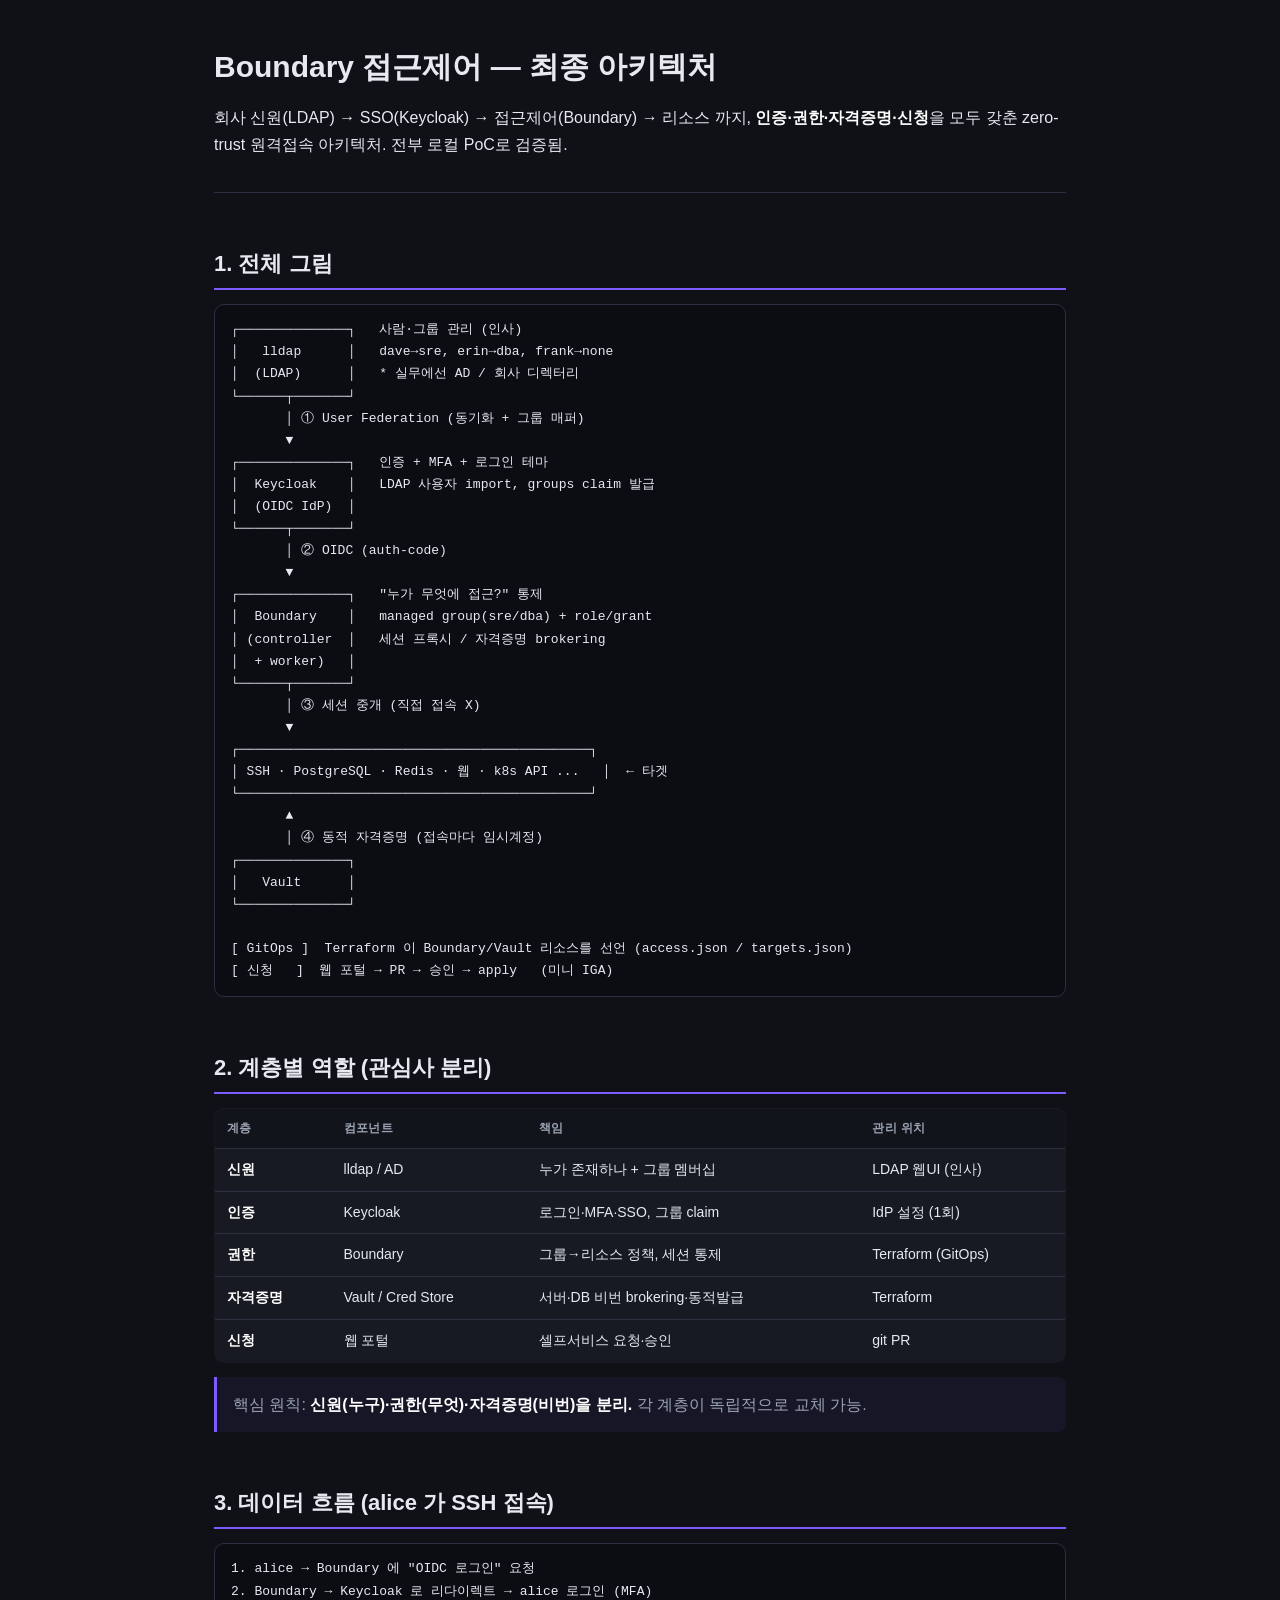
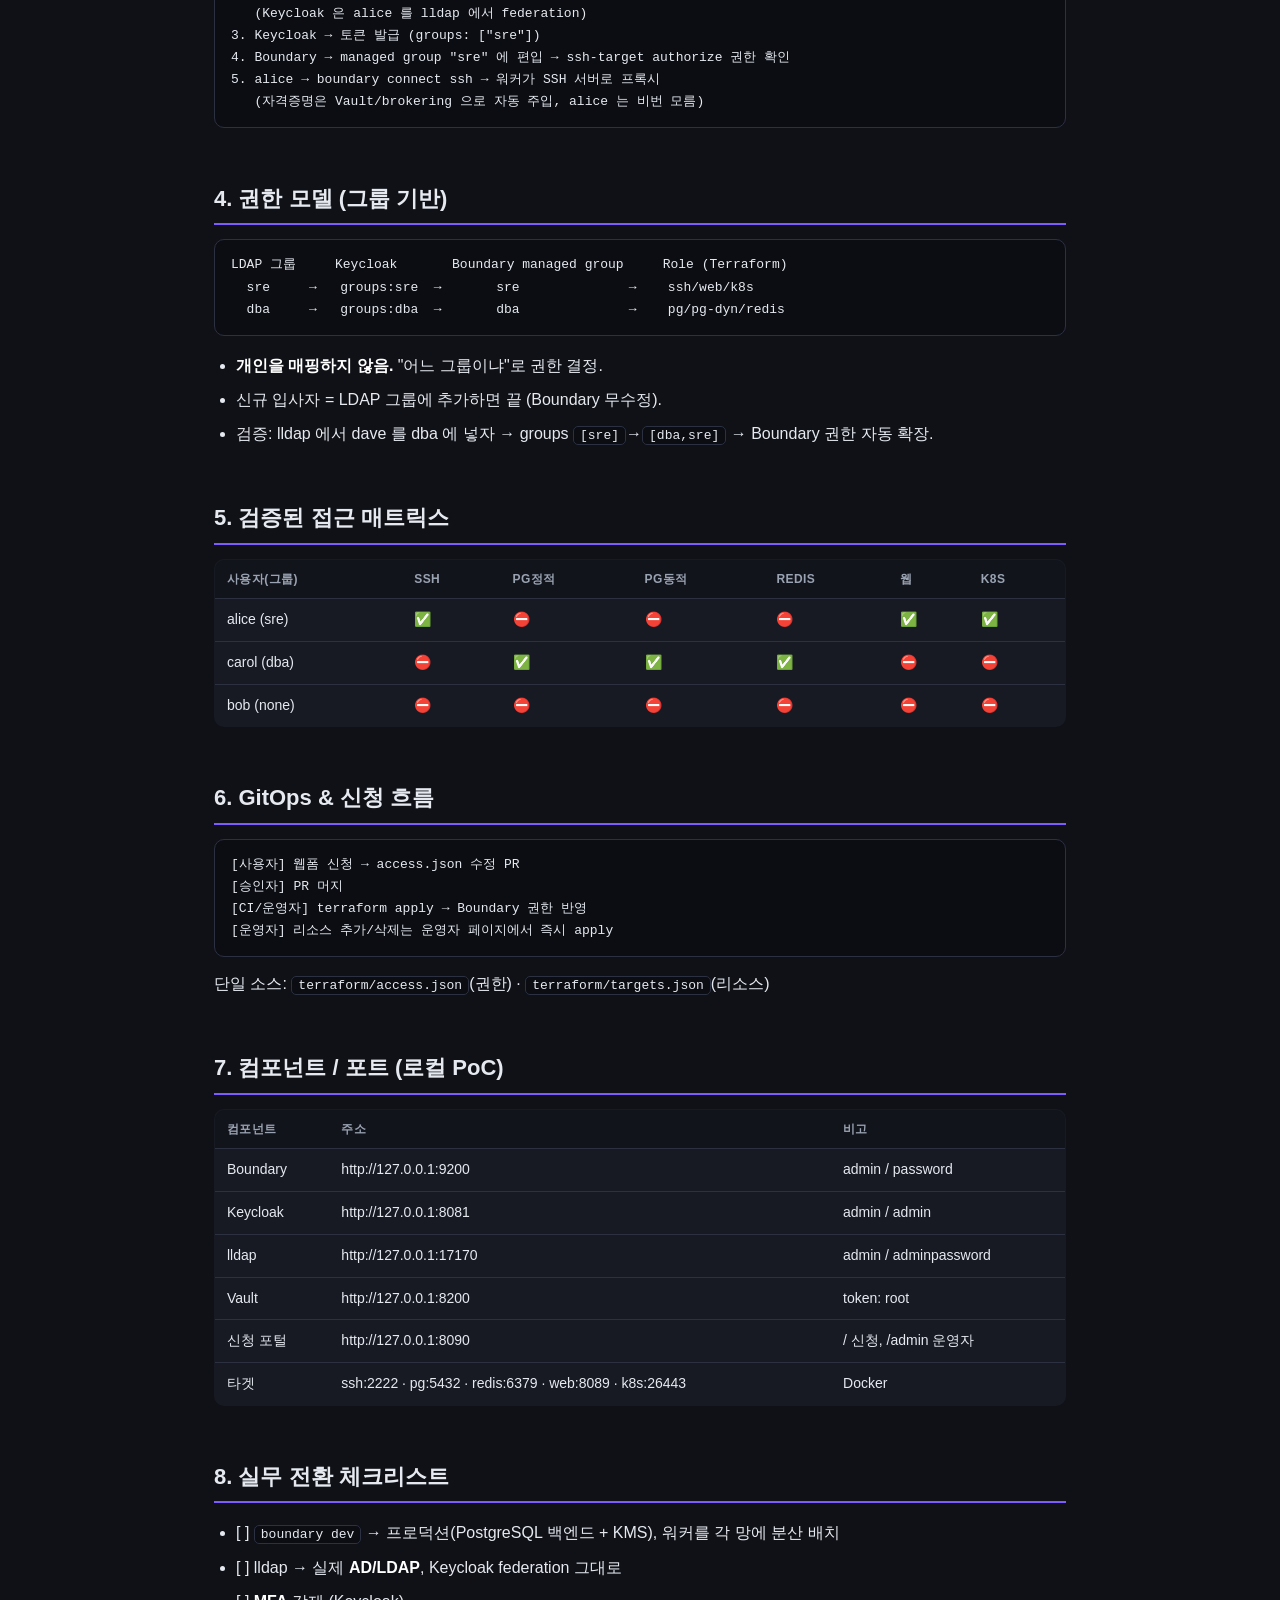
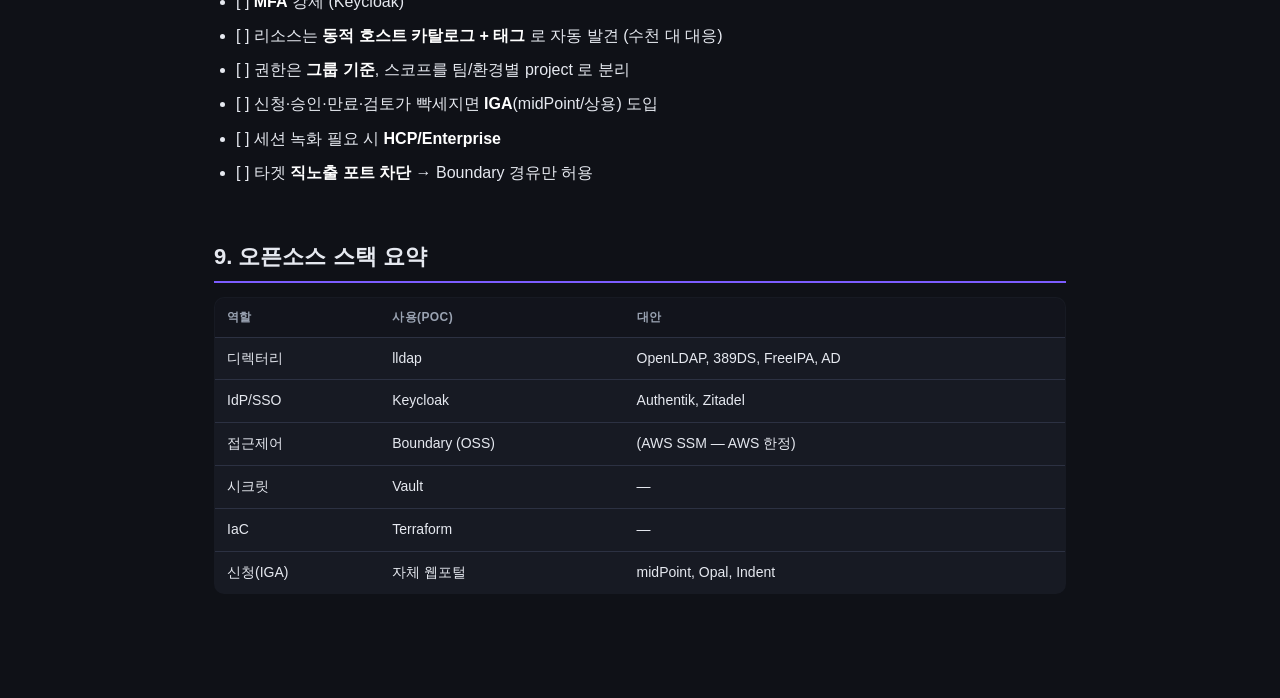
<file: docs/architecture.html>
<!DOCTYPE html>
<html lang="ko"><head><meta charset="utf-8"/>
<meta name="viewport" content="width=device-width, initial-scale=1"/>
<title>Boundary 접근제어 — 최종 아키텍처</title>
<style>
:root{--bg:#0f1117;--panel:#171a23;--line:#2c3142;--txt:#e6e9f0;--dim:#9aa3b2;
--accent:#7c5cff;--green:#34d399;--red:#f87171;--blue:#60a5fa}
*{box-sizing:border-box}
body{margin:0;background:var(--bg);color:var(--txt);line-height:1.7;
font-family:-apple-system,BlinkMacSystemFont,"Segoe UI",Roboto,"Apple SD Gothic Neo",sans-serif}
.wrap{max-width:900px;margin:0 auto;padding:40px 24px 90px}
h1{font-size:30px;margin:8px 0 18px;line-height:1.25}
h1+blockquote{margin-top:-6px}
h2{font-size:22px;margin:42px 0 14px;padding:10px 0 6px;border-bottom:2px solid var(--accent)}
h3{font-size:17px;margin:24px 0 8px;color:var(--blue)}
p,li{margin:7px 0}
hr{border:none;border-top:1px solid var(--line);margin:34px 0}
code{background:#0b0d13;border:1px solid var(--line);border-radius:5px;padding:1px 6px;
font-size:13px;font-family:"SF Mono",Menlo,monospace}
pre{background:#0b0d13;border:1px solid var(--line);border-radius:10px;padding:14px 16px;overflow:auto}
pre code{background:none;border:none;padding:0;font-size:13px;line-height:1.55}
blockquote{margin:12px 0;padding:10px 16px;border-left:3px solid var(--accent);
background:rgba(124,92,255,.07);border-radius:0 8px 8px 0;color:var(--dim)}
blockquote p{margin:4px 0}
table{width:100%;border-collapse:collapse;font-size:14px;margin:14px 0;
background:var(--panel);border:1px solid var(--line);border-radius:10px;overflow:hidden}
th,td{text-align:left;padding:9px 12px;border-bottom:1px solid var(--line)}
th{color:var(--dim);font-size:12px;text-transform:uppercase;letter-spacing:.4px;background:#12141c}
tr:last-child td{border-bottom:none}
a{color:var(--blue)}
ul,ol{padding-left:22px}
strong{color:#fff}
</style></head>
<body><div class="wrap">
<h1 id="boundary">Boundary 접근제어 — 최종 아키텍처</h1>
<p>회사 신원(LDAP) → SSO(Keycloak) → 접근제어(Boundary) → 리소스 까지,
<strong>인증·권한·자격증명·신청</strong>을 모두 갖춘 zero-trust 원격접속 아키텍처. 전부 로컬 PoC로 검증됨.</p>
<hr />
<h2 id="1">1. 전체 그림</h2>
<pre><code>┌──────────────┐   사람·그룹 관리 (인사)
│   lldap      │   dave→sre, erin→dba, frank→none
│  (LDAP)      │   * 실무에선 AD / 회사 디렉터리
└──────┬───────┘
       │ ① User Federation (동기화 + 그룹 매퍼)
       ▼
┌──────────────┐   인증 + MFA + 로그인 테마
│  Keycloak    │   LDAP 사용자 import, groups claim 발급
│  (OIDC IdP)  │
└──────┬───────┘
       │ ② OIDC (auth-code)
       ▼
┌──────────────┐   &quot;누가 무엇에 접근?&quot; 통제
│  Boundary    │   managed group(sre/dba) + role/grant
│ (controller  │   세션 프록시 / 자격증명 brokering
│  + worker)   │
└──────┬───────┘
       │ ③ 세션 중개 (직접 접속 X)
       ▼
┌─────────────────────────────────────────────┐
│ SSH · PostgreSQL · Redis · 웹 · k8s API ...   │  ← 타겟
└─────────────────────────────────────────────┘
       ▲
       │ ④ 동적 자격증명 (접속마다 임시계정)
┌──────────────┐
│   Vault      │
└──────────────┘

[ GitOps ]  Terraform 이 Boundary/Vault 리소스를 선언 (access.json / targets.json)
[ 신청   ]  웹 포털 → PR → 승인 → apply   (미니 IGA)
</code></pre>
<h2 id="2">2. 계층별 역할 (관심사 분리)</h2>
<table>
<thead>
<tr>
<th>계층</th>
<th>컴포넌트</th>
<th>책임</th>
<th>관리 위치</th>
</tr>
</thead>
<tbody>
<tr>
<td><strong>신원</strong></td>
<td>lldap / AD</td>
<td>누가 존재하나 + 그룹 멤버십</td>
<td>LDAP 웹UI (인사)</td>
</tr>
<tr>
<td><strong>인증</strong></td>
<td>Keycloak</td>
<td>로그인·MFA·SSO, 그룹 claim</td>
<td>IdP 설정 (1회)</td>
</tr>
<tr>
<td><strong>권한</strong></td>
<td>Boundary</td>
<td>그룹→리소스 정책, 세션 통제</td>
<td>Terraform (GitOps)</td>
</tr>
<tr>
<td><strong>자격증명</strong></td>
<td>Vault / Cred Store</td>
<td>서버·DB 비번 brokering·동적발급</td>
<td>Terraform</td>
</tr>
<tr>
<td><strong>신청</strong></td>
<td>웹 포털</td>
<td>셀프서비스 요청·승인</td>
<td>git PR</td>
</tr>
</tbody>
</table>
<blockquote>
<p>핵심 원칙: <strong>신원(누구)·권한(무엇)·자격증명(비번)을 분리.</strong> 각 계층이 독립적으로 교체 가능.</p>
</blockquote>
<h2 id="3-alice-ssh">3. 데이터 흐름 (alice 가 SSH 접속)</h2>
<pre><code>1. alice → Boundary 에 &quot;OIDC 로그인&quot; 요청
2. Boundary → Keycloak 로 리다이렉트 → alice 로그인 (MFA)
   (Keycloak 은 alice 를 lldap 에서 federation)
3. Keycloak → 토큰 발급 (groups: [&quot;sre&quot;])
4. Boundary → managed group &quot;sre&quot; 에 편입 → ssh-target authorize 권한 확인
5. alice → boundary connect ssh → 워커가 SSH 서버로 프록시
   (자격증명은 Vault/brokering 으로 자동 주입, alice 는 비번 모름)
</code></pre>
<h2 id="4">4. 권한 모델 (그룹 기반)</h2>
<pre><code>LDAP 그룹     Keycloak       Boundary managed group     Role (Terraform)
  sre     →   groups:sre  →       sre              →    ssh/web/k8s
  dba     →   groups:dba  →       dba              →    pg/pg-dyn/redis
</code></pre>
<ul>
<li><strong>개인을 매핑하지 않음.</strong> "어느 그룹이냐"로 권한 결정.</li>
<li>신규 입사자 = LDAP 그룹에 추가하면 끝 (Boundary 무수정).</li>
<li>검증: lldap 에서 dave 를 dba 에 넣자 → groups <code>[sre]</code>→<code>[dba,sre]</code> → Boundary 권한 자동 확장.</li>
</ul>
<h2 id="5">5. 검증된 접근 매트릭스</h2>
<table>
<thead>
<tr>
<th>사용자(그룹)</th>
<th>SSH</th>
<th>PG정적</th>
<th>PG동적</th>
<th>Redis</th>
<th>웹</th>
<th>k8s</th>
</tr>
</thead>
<tbody>
<tr>
<td>alice (sre)</td>
<td>✅</td>
<td>⛔</td>
<td>⛔</td>
<td>⛔</td>
<td>✅</td>
<td>✅</td>
</tr>
<tr>
<td>carol (dba)</td>
<td>⛔</td>
<td>✅</td>
<td>✅</td>
<td>✅</td>
<td>⛔</td>
<td>⛔</td>
</tr>
<tr>
<td>bob (none)</td>
<td>⛔</td>
<td>⛔</td>
<td>⛔</td>
<td>⛔</td>
<td>⛔</td>
<td>⛔</td>
</tr>
</tbody>
</table>
<h2 id="6-gitops">6. GitOps &amp; 신청 흐름</h2>
<pre><code>[사용자] 웹폼 신청 → access.json 수정 PR
[승인자] PR 머지
[CI/운영자] terraform apply → Boundary 권한 반영
[운영자] 리소스 추가/삭제는 운영자 페이지에서 즉시 apply
</code></pre>
<p>단일 소스: <code>terraform/access.json</code>(권한) · <code>terraform/targets.json</code>(리소스)</p>
<h2 id="7-poc">7. 컴포넌트 / 포트 (로컬 PoC)</h2>
<table>
<thead>
<tr>
<th>컴포넌트</th>
<th>주소</th>
<th>비고</th>
</tr>
</thead>
<tbody>
<tr>
<td>Boundary</td>
<td>http://127.0.0.1:9200</td>
<td>admin / password</td>
</tr>
<tr>
<td>Keycloak</td>
<td>http://127.0.0.1:8081</td>
<td>admin / admin</td>
</tr>
<tr>
<td>lldap</td>
<td>http://127.0.0.1:17170</td>
<td>admin / adminpassword</td>
</tr>
<tr>
<td>Vault</td>
<td>http://127.0.0.1:8200</td>
<td>token: root</td>
</tr>
<tr>
<td>신청 포털</td>
<td>http://127.0.0.1:8090</td>
<td>/ 신청, /admin 운영자</td>
</tr>
<tr>
<td>타겟</td>
<td>ssh:2222 · pg:5432 · redis:6379 · web:8089 · k8s:26443</td>
<td>Docker</td>
</tr>
</tbody>
</table>
<h2 id="8">8. 실무 전환 체크리스트</h2>
<ul>
<li>[ ] <code>boundary dev</code> → 프로덕션(PostgreSQL 백엔드 + KMS), 워커를 각 망에 분산 배치</li>
<li>[ ] lldap → 실제 <strong>AD/LDAP</strong>, Keycloak federation 그대로</li>
<li>[ ] <strong>MFA</strong> 강제 (Keycloak)</li>
<li>[ ] 리소스는 <strong>동적 호스트 카탈로그 + 태그</strong> 로 자동 발견 (수천 대 대응)</li>
<li>[ ] 권한은 <strong>그룹 기준</strong>, 스코프를 팀/환경별 project 로 분리</li>
<li>[ ] 신청·승인·만료·검토가 빡세지면 <strong>IGA</strong>(midPoint/상용) 도입</li>
<li>[ ] 세션 녹화 필요 시 <strong>HCP/Enterprise</strong></li>
<li>[ ] 타겟 <strong>직노출 포트 차단</strong> → Boundary 경유만 허용</li>
</ul>
<h2 id="9">9. 오픈소스 스택 요약</h2>
<table>
<thead>
<tr>
<th>역할</th>
<th>사용(PoC)</th>
<th>대안</th>
</tr>
</thead>
<tbody>
<tr>
<td>디렉터리</td>
<td>lldap</td>
<td>OpenLDAP, 389DS, FreeIPA, AD</td>
</tr>
<tr>
<td>IdP/SSO</td>
<td>Keycloak</td>
<td>Authentik, Zitadel</td>
</tr>
<tr>
<td>접근제어</td>
<td>Boundary (OSS)</td>
<td>(AWS SSM — AWS 한정)</td>
</tr>
<tr>
<td>시크릿</td>
<td>Vault</td>
<td>—</td>
</tr>
<tr>
<td>IaC</td>
<td>Terraform</td>
<td>—</td>
</tr>
<tr>
<td>신청(IGA)</td>
<td>자체 웹포털</td>
<td>midPoint, Opal, Indent</td>
</tr>
</tbody>
</table>
</div></body></html>
</file>
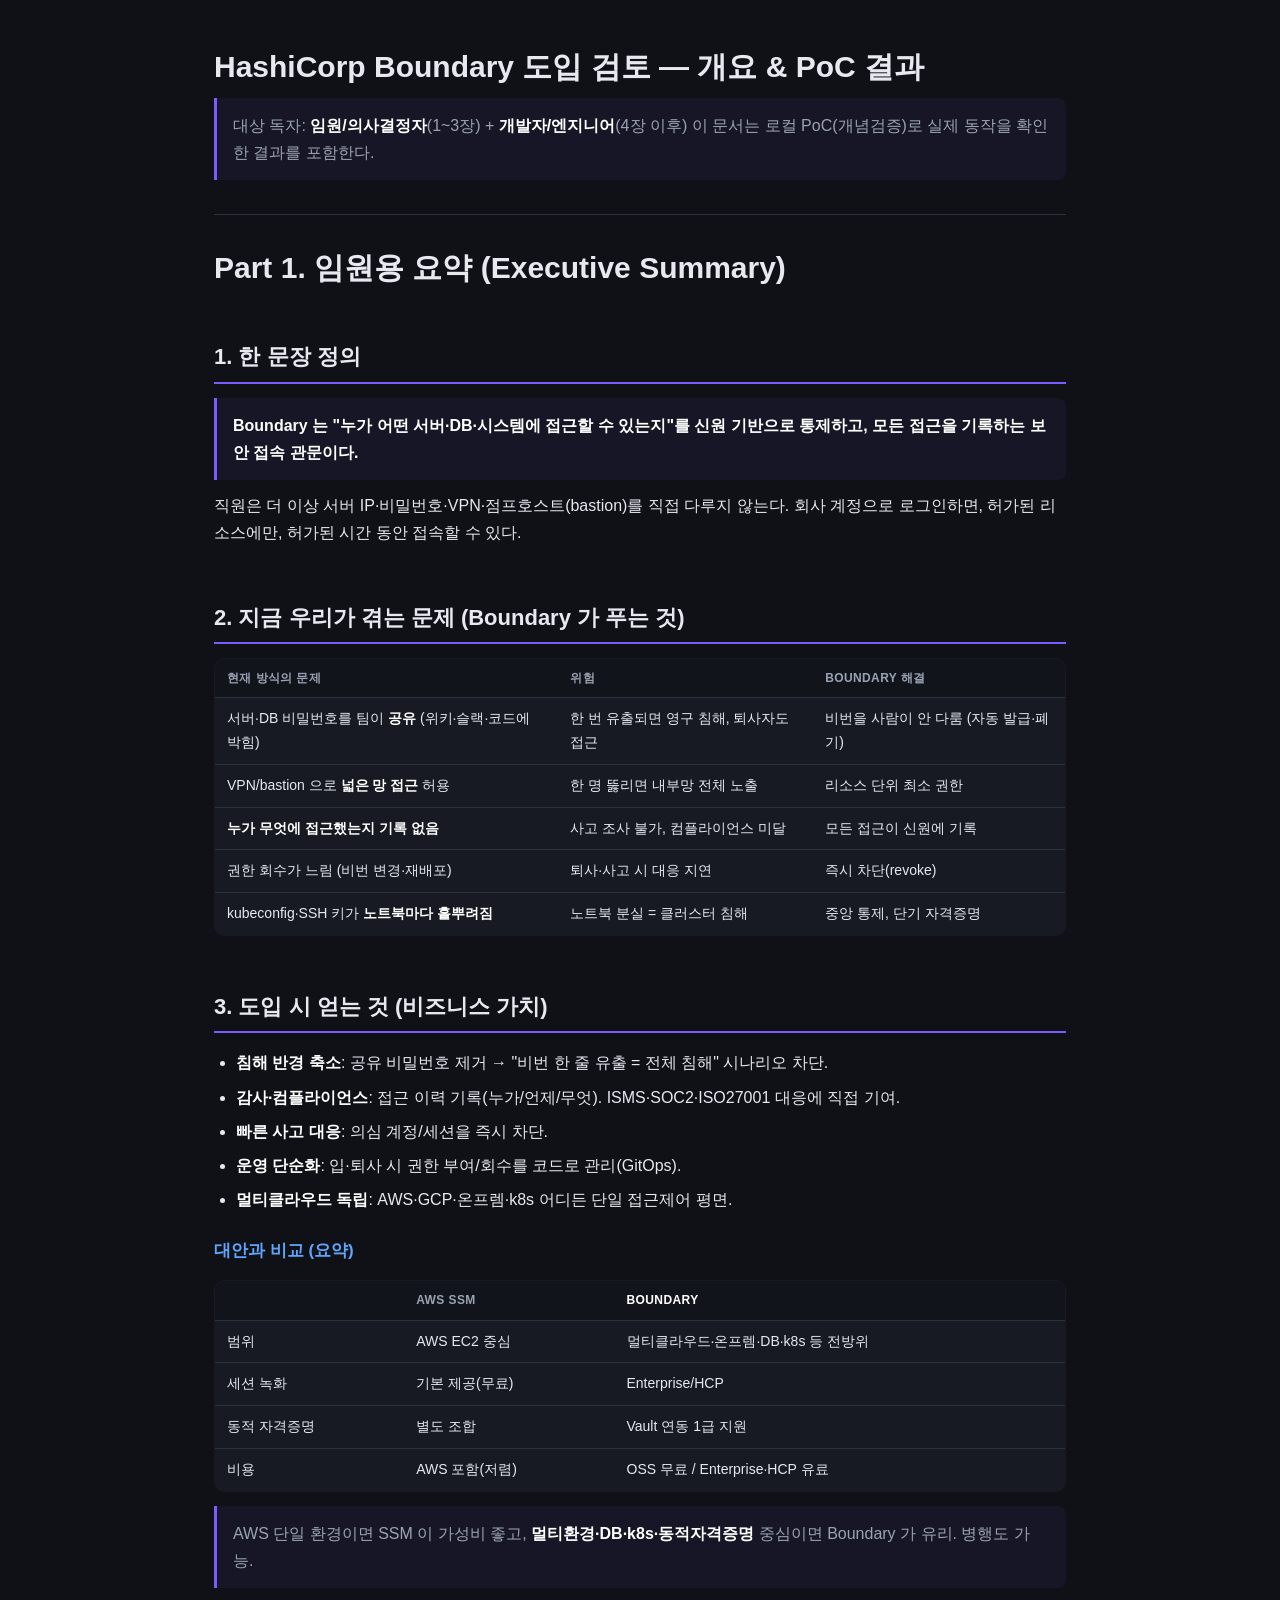
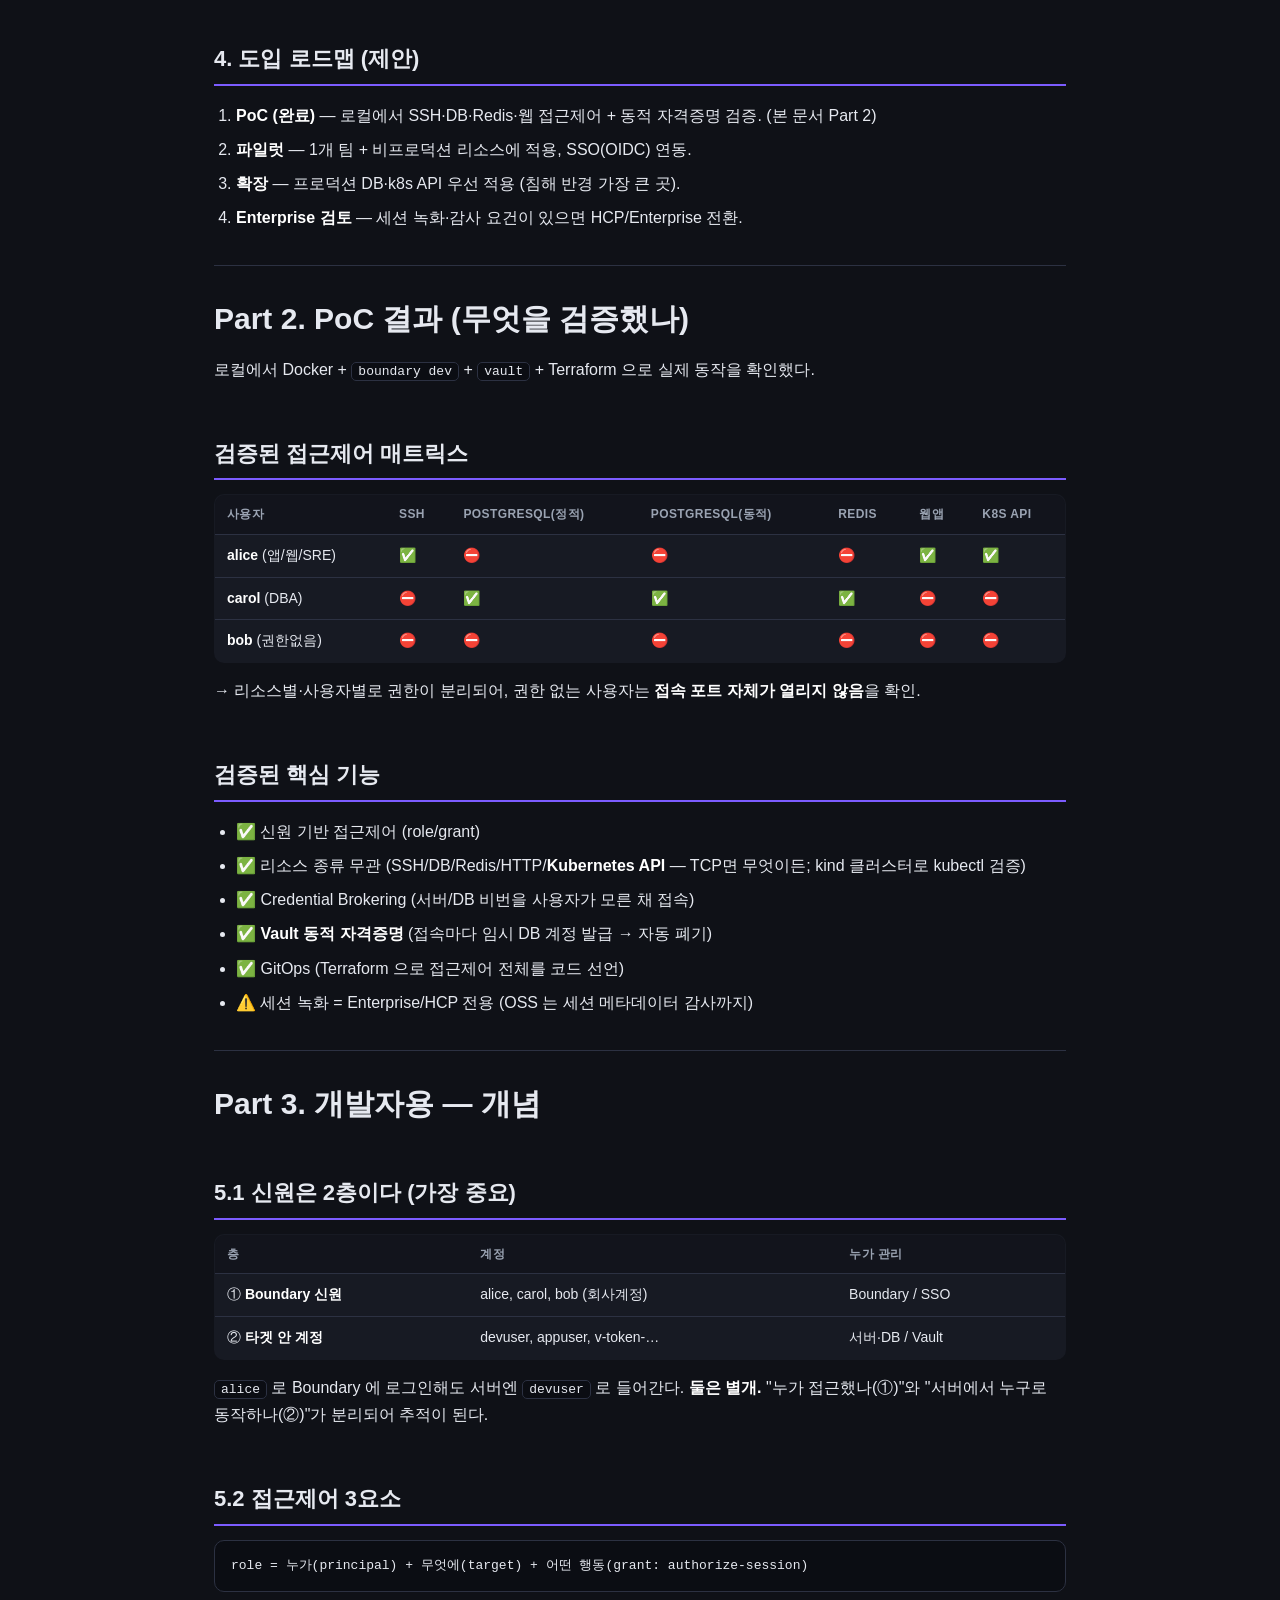
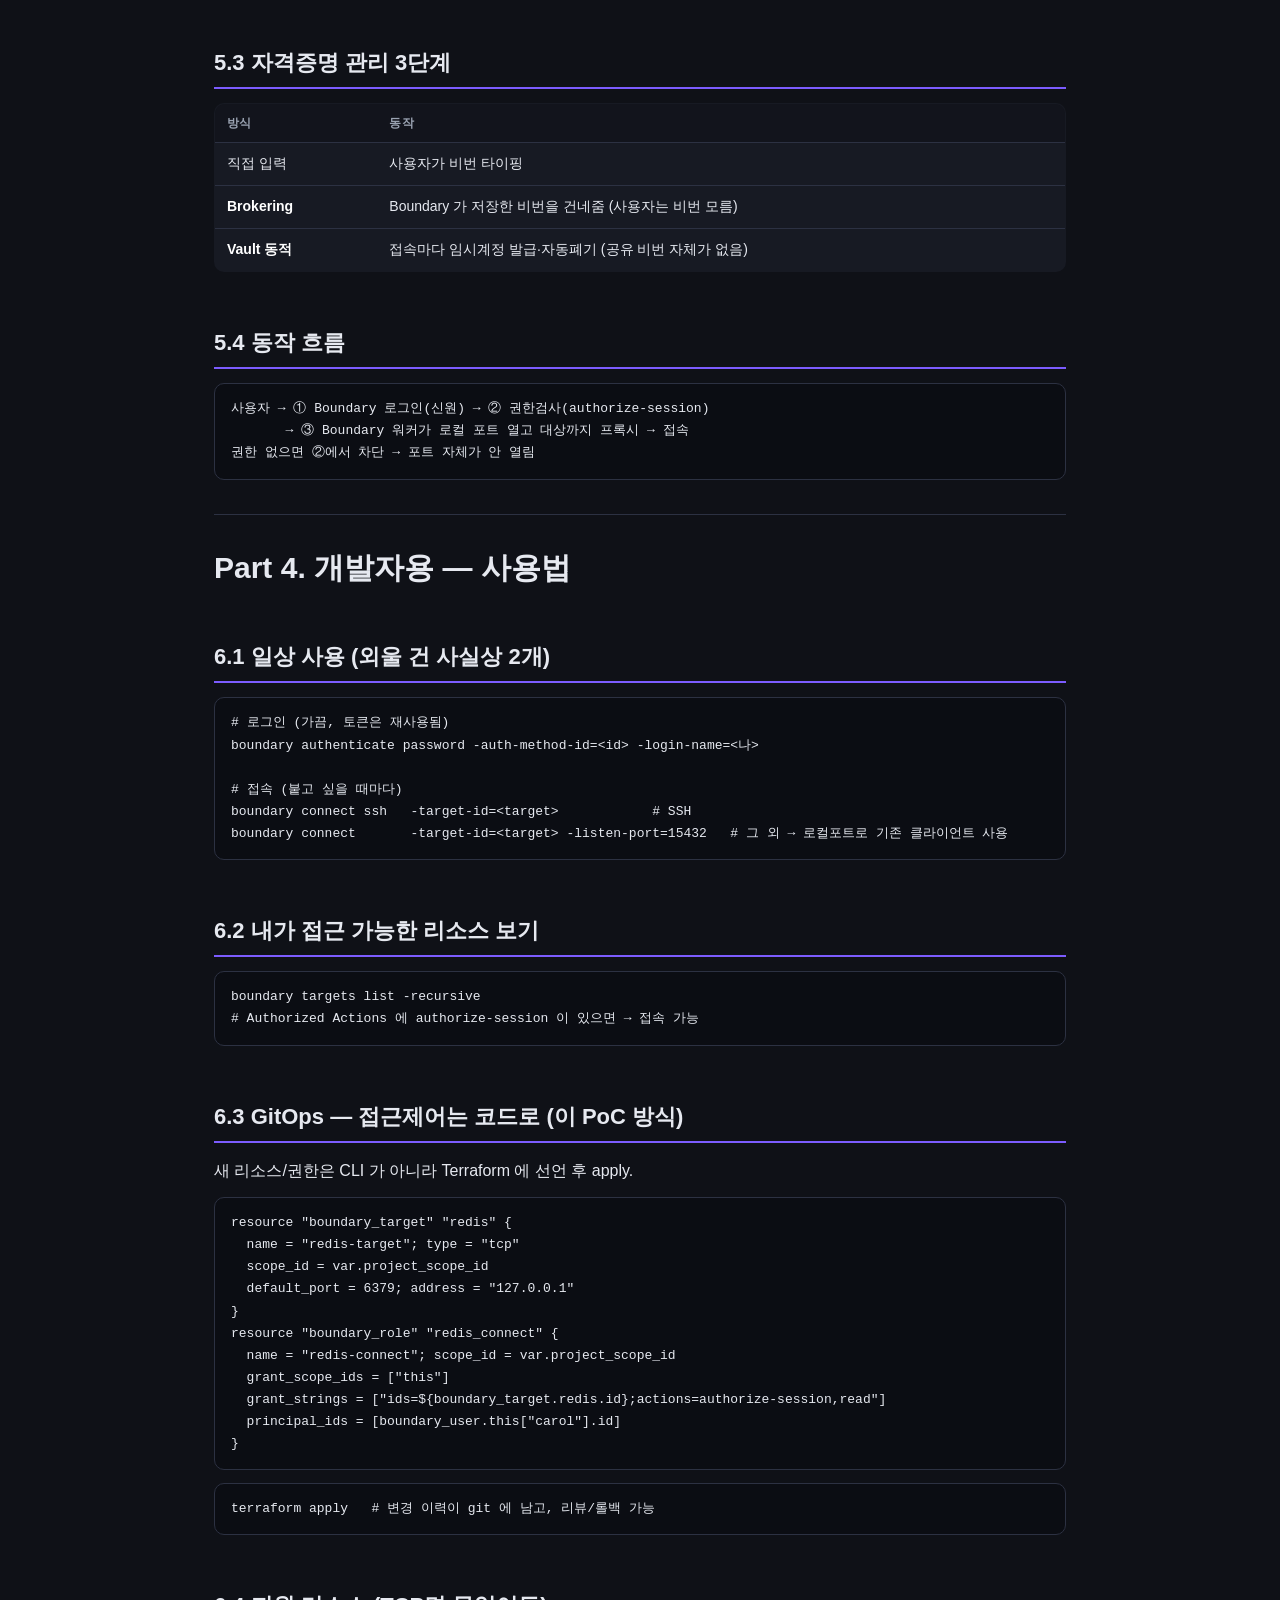
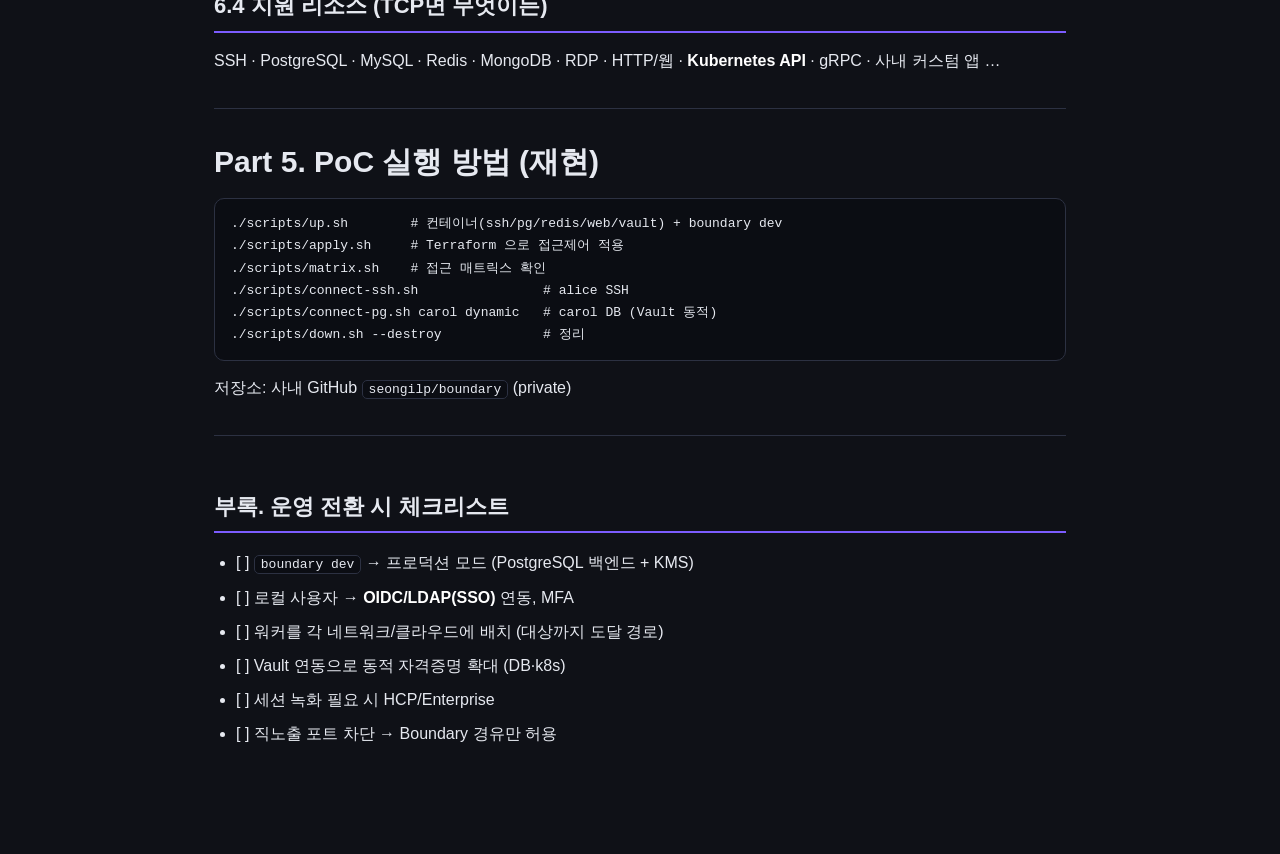
<file: docs/boundary-overview.html>
<!DOCTYPE html>
<html lang="ko"><head><meta charset="utf-8"/>
<meta name="viewport" content="width=device-width, initial-scale=1"/>
<title>Boundary 도입 검토 — 개요 & PoC</title>
<style>
:root{--bg:#0f1117;--panel:#171a23;--line:#2c3142;--txt:#e6e9f0;--dim:#9aa3b2;
--accent:#7c5cff;--green:#34d399;--red:#f87171;--blue:#60a5fa}
*{box-sizing:border-box}
body{margin:0;background:var(--bg);color:var(--txt);line-height:1.7;
font-family:-apple-system,BlinkMacSystemFont,"Segoe UI",Roboto,"Apple SD Gothic Neo",sans-serif}
.wrap{max-width:900px;margin:0 auto;padding:40px 24px 90px}
h1{font-size:30px;margin:8px 0 18px;line-height:1.25}
h1+blockquote{margin-top:-6px}
h2{font-size:22px;margin:42px 0 14px;padding:10px 0 6px;border-bottom:2px solid var(--accent)}
h3{font-size:17px;margin:24px 0 8px;color:var(--blue)}
p,li{margin:7px 0}
hr{border:none;border-top:1px solid var(--line);margin:34px 0}
code{background:#0b0d13;border:1px solid var(--line);border-radius:5px;padding:1px 6px;
font-size:13px;font-family:"SF Mono",Menlo,monospace}
pre{background:#0b0d13;border:1px solid var(--line);border-radius:10px;padding:14px 16px;overflow:auto}
pre code{background:none;border:none;padding:0;font-size:13px;line-height:1.55}
blockquote{margin:12px 0;padding:10px 16px;border-left:3px solid var(--accent);
background:rgba(124,92,255,.07);border-radius:0 8px 8px 0;color:var(--dim)}
blockquote p{margin:4px 0}
table{width:100%;border-collapse:collapse;font-size:14px;margin:14px 0;
background:var(--panel);border:1px solid var(--line);border-radius:10px;overflow:hidden}
th,td{text-align:left;padding:9px 12px;border-bottom:1px solid var(--line)}
th{color:var(--dim);font-size:12px;text-transform:uppercase;letter-spacing:.4px;background:#12141c}
tr:last-child td{border-bottom:none}
a{color:var(--blue)}
ul,ol{padding-left:22px}
strong{color:#fff}
</style></head>
<body><div class="wrap">
<h1 id="hashicorp-boundary-poc">HashiCorp Boundary 도입 검토 — 개요 &amp; PoC 결과</h1>
<blockquote>
<p>대상 독자: <strong>임원/의사결정자</strong>(1~3장) + <strong>개발자/엔지니어</strong>(4장 이후)
이 문서는 로컬 PoC(개념검증)로 실제 동작을 확인한 결과를 포함한다.</p>
</blockquote>
<hr />
<h1 id="part-1-executive-summary">Part 1. 임원용 요약 (Executive Summary)</h1>
<h2 id="1">1. 한 문장 정의</h2>
<blockquote>
<p><strong>Boundary 는 "누가 어떤 서버·DB·시스템에 접근할 수 있는지"를 신원 기반으로 통제하고,
모든 접근을 기록하는 보안 접속 관문이다.</strong></p>
</blockquote>
<p>직원은 더 이상 서버 IP·비밀번호·VPN·점프호스트(bastion)를 직접 다루지 않는다.
회사 계정으로 로그인하면, 허가된 리소스에만, 허가된 시간 동안 접속할 수 있다.</p>
<h2 id="2-boundary">2. 지금 우리가 겪는 문제 (Boundary 가 푸는 것)</h2>
<table>
<thead>
<tr>
<th>현재 방식의 문제</th>
<th>위험</th>
<th>Boundary 해결</th>
</tr>
</thead>
<tbody>
<tr>
<td>서버·DB 비밀번호를 팀이 <strong>공유</strong> (위키·슬랙·코드에 박힘)</td>
<td>한 번 유출되면 영구 침해, 퇴사자도 접근</td>
<td>비번을 사람이 안 다룸 (자동 발급·폐기)</td>
</tr>
<tr>
<td>VPN/bastion 으로 <strong>넓은 망 접근</strong> 허용</td>
<td>한 명 뚫리면 내부망 전체 노출</td>
<td>리소스 단위 최소 권한</td>
</tr>
<tr>
<td><strong>누가 무엇에 접근했는지 기록 없음</strong></td>
<td>사고 조사 불가, 컴플라이언스 미달</td>
<td>모든 접근이 신원에 기록</td>
</tr>
<tr>
<td>권한 회수가 느림 (비번 변경·재배포)</td>
<td>퇴사·사고 시 대응 지연</td>
<td>즉시 차단(revoke)</td>
</tr>
<tr>
<td>kubeconfig·SSH 키가 <strong>노트북마다 흩뿌려짐</strong></td>
<td>노트북 분실 = 클러스터 침해</td>
<td>중앙 통제, 단기 자격증명</td>
</tr>
</tbody>
</table>
<h2 id="3">3. 도입 시 얻는 것 (비즈니스 가치)</h2>
<ul>
<li><strong>침해 반경 축소</strong>: 공유 비밀번호 제거 → "비번 한 줄 유출 = 전체 침해" 시나리오 차단.</li>
<li><strong>감사·컴플라이언스</strong>: 접근 이력 기록(누가/언제/무엇). ISMS·SOC2·ISO27001 대응에 직접 기여.</li>
<li><strong>빠른 사고 대응</strong>: 의심 계정/세션을 즉시 차단.</li>
<li><strong>운영 단순화</strong>: 입·퇴사 시 권한 부여/회수를 코드로 관리(GitOps).</li>
<li><strong>멀티클라우드 독립</strong>: AWS·GCP·온프렘·k8s 어디든 단일 접근제어 평면.</li>
</ul>
<h3 id="_1">대안과 비교 (요약)</h3>
<table>
<thead>
<tr>
<th></th>
<th>AWS SSM</th>
<th><strong>Boundary</strong></th>
</tr>
</thead>
<tbody>
<tr>
<td>범위</td>
<td>AWS EC2 중심</td>
<td>멀티클라우드·온프렘·DB·k8s 등 전방위</td>
</tr>
<tr>
<td>세션 녹화</td>
<td>기본 제공(무료)</td>
<td>Enterprise/HCP</td>
</tr>
<tr>
<td>동적 자격증명</td>
<td>별도 조합</td>
<td>Vault 연동 1급 지원</td>
</tr>
<tr>
<td>비용</td>
<td>AWS 포함(저렴)</td>
<td>OSS 무료 / Enterprise·HCP 유료</td>
</tr>
</tbody>
</table>
<blockquote>
<p>AWS 단일 환경이면 SSM 이 가성비 좋고, <strong>멀티환경·DB·k8s·동적자격증명</strong> 중심이면 Boundary 가 유리. 병행도 가능.</p>
</blockquote>
<h2 id="4">4. 도입 로드맵 (제안)</h2>
<ol>
<li><strong>PoC (완료)</strong> — 로컬에서 SSH·DB·Redis·웹 접근제어 + 동적 자격증명 검증. (본 문서 Part 2)</li>
<li><strong>파일럿</strong> — 1개 팀 + 비프로덕션 리소스에 적용, SSO(OIDC) 연동.</li>
<li><strong>확장</strong> — 프로덕션 DB·k8s API 우선 적용 (침해 반경 가장 큰 곳).</li>
<li><strong>Enterprise 검토</strong> — 세션 녹화·감사 요건이 있으면 HCP/Enterprise 전환.</li>
</ol>
<hr />
<h1 id="part-2-poc">Part 2. PoC 결과 (무엇을 검증했나)</h1>
<p>로컬에서 Docker + <code>boundary dev</code> + <code>vault</code> + Terraform 으로 실제 동작을 확인했다.</p>
<h2 id="_2">검증된 접근제어 매트릭스</h2>
<table>
<thead>
<tr>
<th>사용자</th>
<th>SSH</th>
<th>PostgreSQL(정적)</th>
<th>PostgreSQL(동적)</th>
<th>Redis</th>
<th>웹앱</th>
<th>k8s API</th>
</tr>
</thead>
<tbody>
<tr>
<td><strong>alice</strong> (앱/웹/SRE)</td>
<td>✅</td>
<td>⛔</td>
<td>⛔</td>
<td>⛔</td>
<td>✅</td>
<td>✅</td>
</tr>
<tr>
<td><strong>carol</strong> (DBA)</td>
<td>⛔</td>
<td>✅</td>
<td>✅</td>
<td>✅</td>
<td>⛔</td>
<td>⛔</td>
</tr>
<tr>
<td><strong>bob</strong> (권한없음)</td>
<td>⛔</td>
<td>⛔</td>
<td>⛔</td>
<td>⛔</td>
<td>⛔</td>
<td>⛔</td>
</tr>
</tbody>
</table>
<p>→ 리소스별·사용자별로 권한이 분리되어, 권한 없는 사용자는 <strong>접속 포트 자체가 열리지 않음</strong>을 확인.</p>
<h2 id="_3">검증된 핵심 기능</h2>
<ul>
<li>✅ 신원 기반 접근제어 (role/grant)</li>
<li>✅ 리소스 종류 무관 (SSH/DB/Redis/HTTP/<strong>Kubernetes API</strong> — TCP면 무엇이든; kind 클러스터로 kubectl 검증)</li>
<li>✅ Credential Brokering (서버/DB 비번을 사용자가 모른 채 접속)</li>
<li>✅ <strong>Vault 동적 자격증명</strong> (접속마다 임시 DB 계정 발급 → 자동 폐기)</li>
<li>✅ GitOps (Terraform 으로 접근제어 전체를 코드 선언)</li>
<li>⚠️ 세션 녹화 = Enterprise/HCP 전용 (OSS 는 세션 메타데이터 감사까지)</li>
</ul>
<hr />
<h1 id="part-3">Part 3. 개발자용 — 개념</h1>
<h2 id="51-2">5.1 신원은 2층이다 (가장 중요)</h2>
<table>
<thead>
<tr>
<th>층</th>
<th>계정</th>
<th>누가 관리</th>
</tr>
</thead>
<tbody>
<tr>
<td>① <strong>Boundary 신원</strong></td>
<td>alice, carol, bob (회사계정)</td>
<td>Boundary / SSO</td>
</tr>
<tr>
<td>② <strong>타겟 안 계정</strong></td>
<td>devuser, appuser, v-token-…</td>
<td>서버·DB / Vault</td>
</tr>
</tbody>
</table>
<p><code>alice</code> 로 Boundary 에 로그인해도 서버엔 <code>devuser</code> 로 들어간다. <strong>둘은 별개.</strong>
"누가 접근했나(①)"와 "서버에서 누구로 동작하나(②)"가 분리되어 추적이 된다.</p>
<h2 id="52-3">5.2 접근제어 3요소</h2>
<pre><code>role = 누가(principal) + 무엇에(target) + 어떤 행동(grant: authorize-session)
</code></pre>
<h2 id="53-3">5.3 자격증명 관리 3단계</h2>
<table>
<thead>
<tr>
<th>방식</th>
<th>동작</th>
</tr>
</thead>
<tbody>
<tr>
<td>직접 입력</td>
<td>사용자가 비번 타이핑</td>
</tr>
<tr>
<td><strong>Brokering</strong></td>
<td>Boundary 가 저장한 비번을 건네줌 (사용자는 비번 모름)</td>
</tr>
<tr>
<td><strong>Vault 동적</strong></td>
<td>접속마다 임시계정 발급·자동폐기 (공유 비번 자체가 없음)</td>
</tr>
</tbody>
</table>
<h2 id="54">5.4 동작 흐름</h2>
<pre><code>사용자 → ① Boundary 로그인(신원) → ② 권한검사(authorize-session)
       → ③ Boundary 워커가 로컬 포트 열고 대상까지 프록시 → 접속
권한 없으면 ②에서 차단 → 포트 자체가 안 열림
</code></pre>
<hr />
<h1 id="part-4">Part 4. 개발자용 — 사용법</h1>
<h2 id="61-2">6.1 일상 사용 (외울 건 사실상 2개)</h2>
<pre><code class="language-bash"># 로그인 (가끔, 토큰은 재사용됨)
boundary authenticate password -auth-method-id=&lt;id&gt; -login-name=&lt;나&gt;

# 접속 (붙고 싶을 때마다)
boundary connect ssh   -target-id=&lt;target&gt;            # SSH
boundary connect       -target-id=&lt;target&gt; -listen-port=15432   # 그 외 → 로컬포트로 기존 클라이언트 사용
</code></pre>
<h2 id="62">6.2 내가 접근 가능한 리소스 보기</h2>
<pre><code class="language-bash">boundary targets list -recursive
# Authorized Actions 에 authorize-session 이 있으면 → 접속 가능
</code></pre>
<h2 id="63-gitops-poc">6.3 GitOps — 접근제어는 코드로 (이 PoC 방식)</h2>
<p>새 리소스/권한은 CLI 가 아니라 Terraform 에 선언 후 apply.</p>
<pre><code class="language-hcl">resource &quot;boundary_target&quot; &quot;redis&quot; {
  name = &quot;redis-target&quot;; type = &quot;tcp&quot;
  scope_id = var.project_scope_id
  default_port = 6379; address = &quot;127.0.0.1&quot;
}
resource &quot;boundary_role&quot; &quot;redis_connect&quot; {
  name = &quot;redis-connect&quot;; scope_id = var.project_scope_id
  grant_scope_ids = [&quot;this&quot;]
  grant_strings = [&quot;ids=${boundary_target.redis.id};actions=authorize-session,read&quot;]
  principal_ids = [boundary_user.this[&quot;carol&quot;].id]
}
</code></pre>
<pre><code class="language-bash">terraform apply   # 변경 이력이 git 에 남고, 리뷰/롤백 가능
</code></pre>
<h2 id="64-tcp">6.4 지원 리소스 (TCP면 무엇이든)</h2>
<p>SSH · PostgreSQL · MySQL · Redis · MongoDB · RDP · HTTP/웹 · <strong>Kubernetes API</strong> · gRPC · 사내 커스텀 앱 …</p>
<hr />
<h1 id="part-5-poc">Part 5. PoC 실행 방법 (재현)</h1>
<pre><code class="language-bash">./scripts/up.sh        # 컨테이너(ssh/pg/redis/web/vault) + boundary dev
./scripts/apply.sh     # Terraform 으로 접근제어 적용
./scripts/matrix.sh    # 접근 매트릭스 확인
./scripts/connect-ssh.sh                # alice SSH
./scripts/connect-pg.sh carol dynamic   # carol DB (Vault 동적)
./scripts/down.sh --destroy             # 정리
</code></pre>
<p>저장소: 사내 GitHub <code>seongilp/boundary</code> (private)</p>
<hr />
<h2 id="_4">부록. 운영 전환 시 체크리스트</h2>
<ul>
<li>[ ] <code>boundary dev</code> → 프로덕션 모드 (PostgreSQL 백엔드 + KMS)</li>
<li>[ ] 로컬 사용자 → <strong>OIDC/LDAP(SSO)</strong> 연동, MFA</li>
<li>[ ] 워커를 각 네트워크/클라우드에 배치 (대상까지 도달 경로)</li>
<li>[ ] Vault 연동으로 동적 자격증명 확대 (DB·k8s)</li>
<li>[ ] 세션 녹화 필요 시 HCP/Enterprise</li>
<li>[ ] 직노출 포트 차단 → Boundary 경유만 허용</li>
</ul>
</div></body></html>
</file>
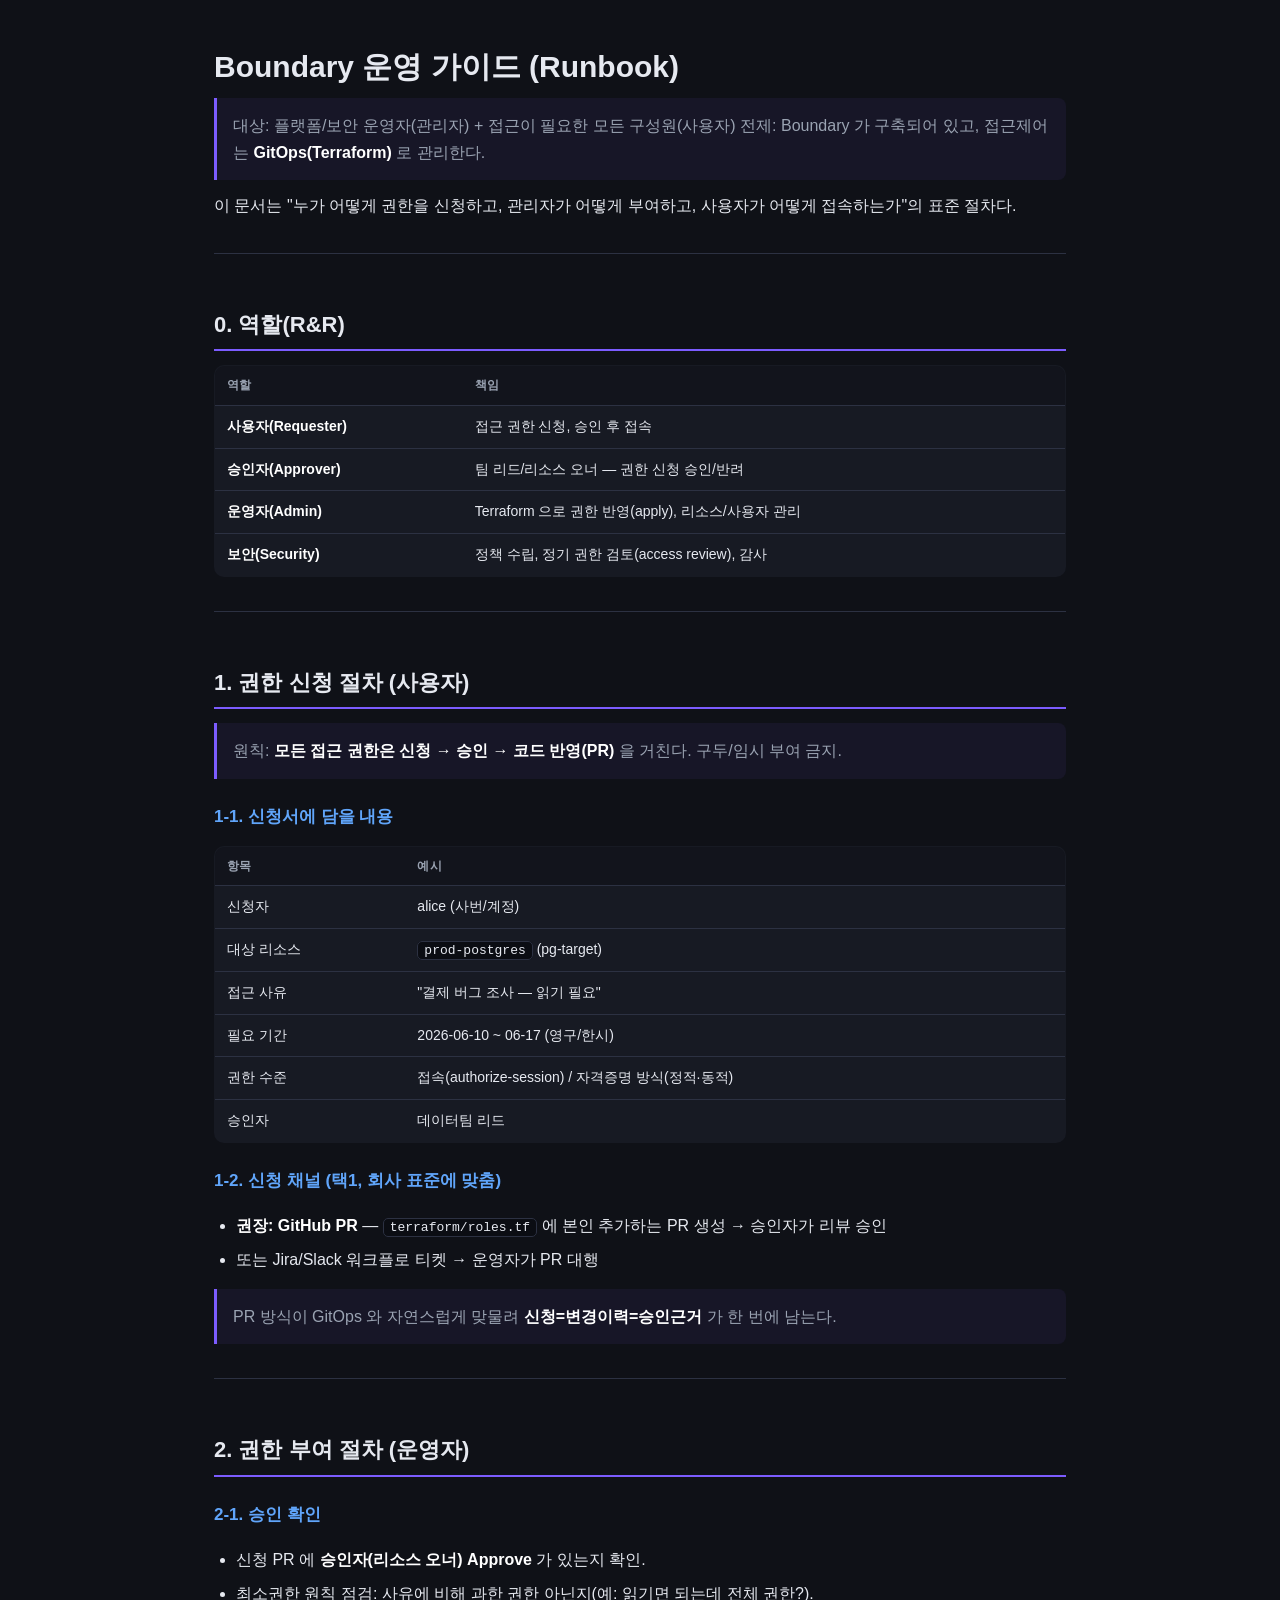
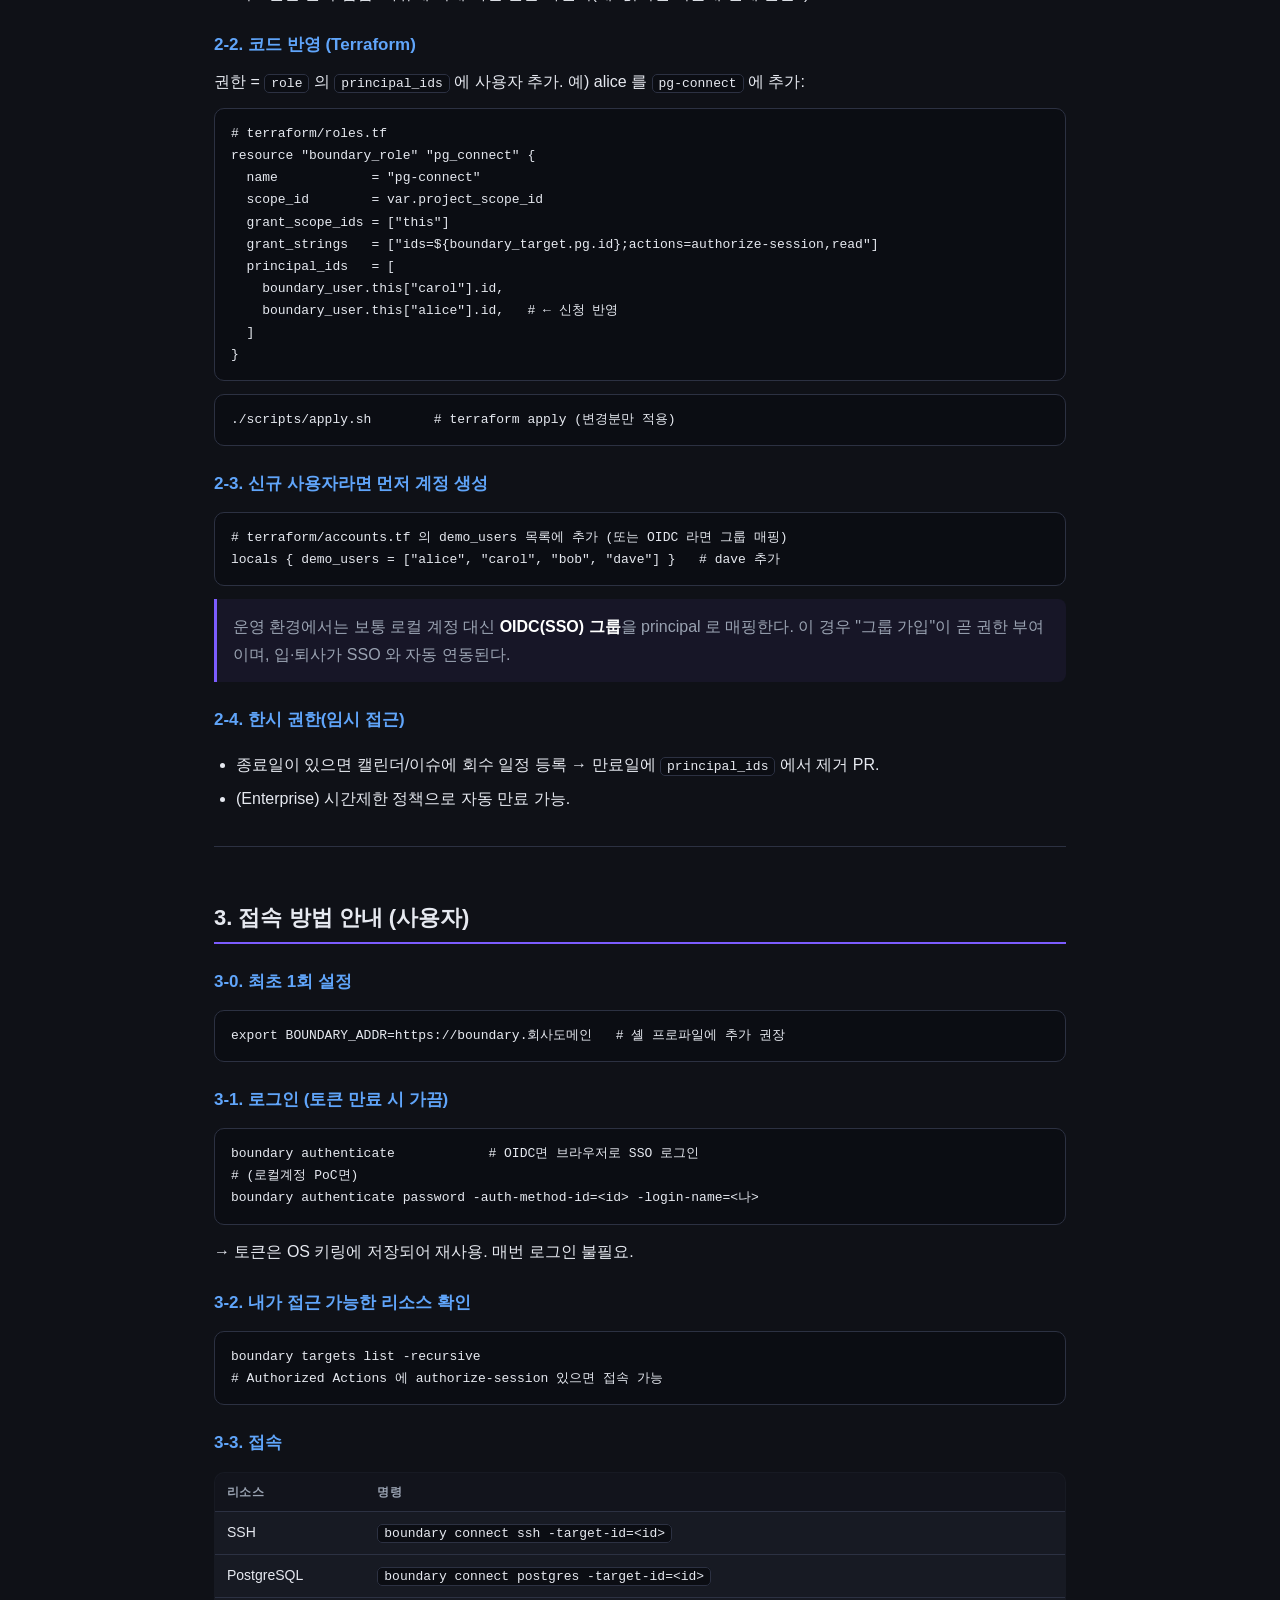
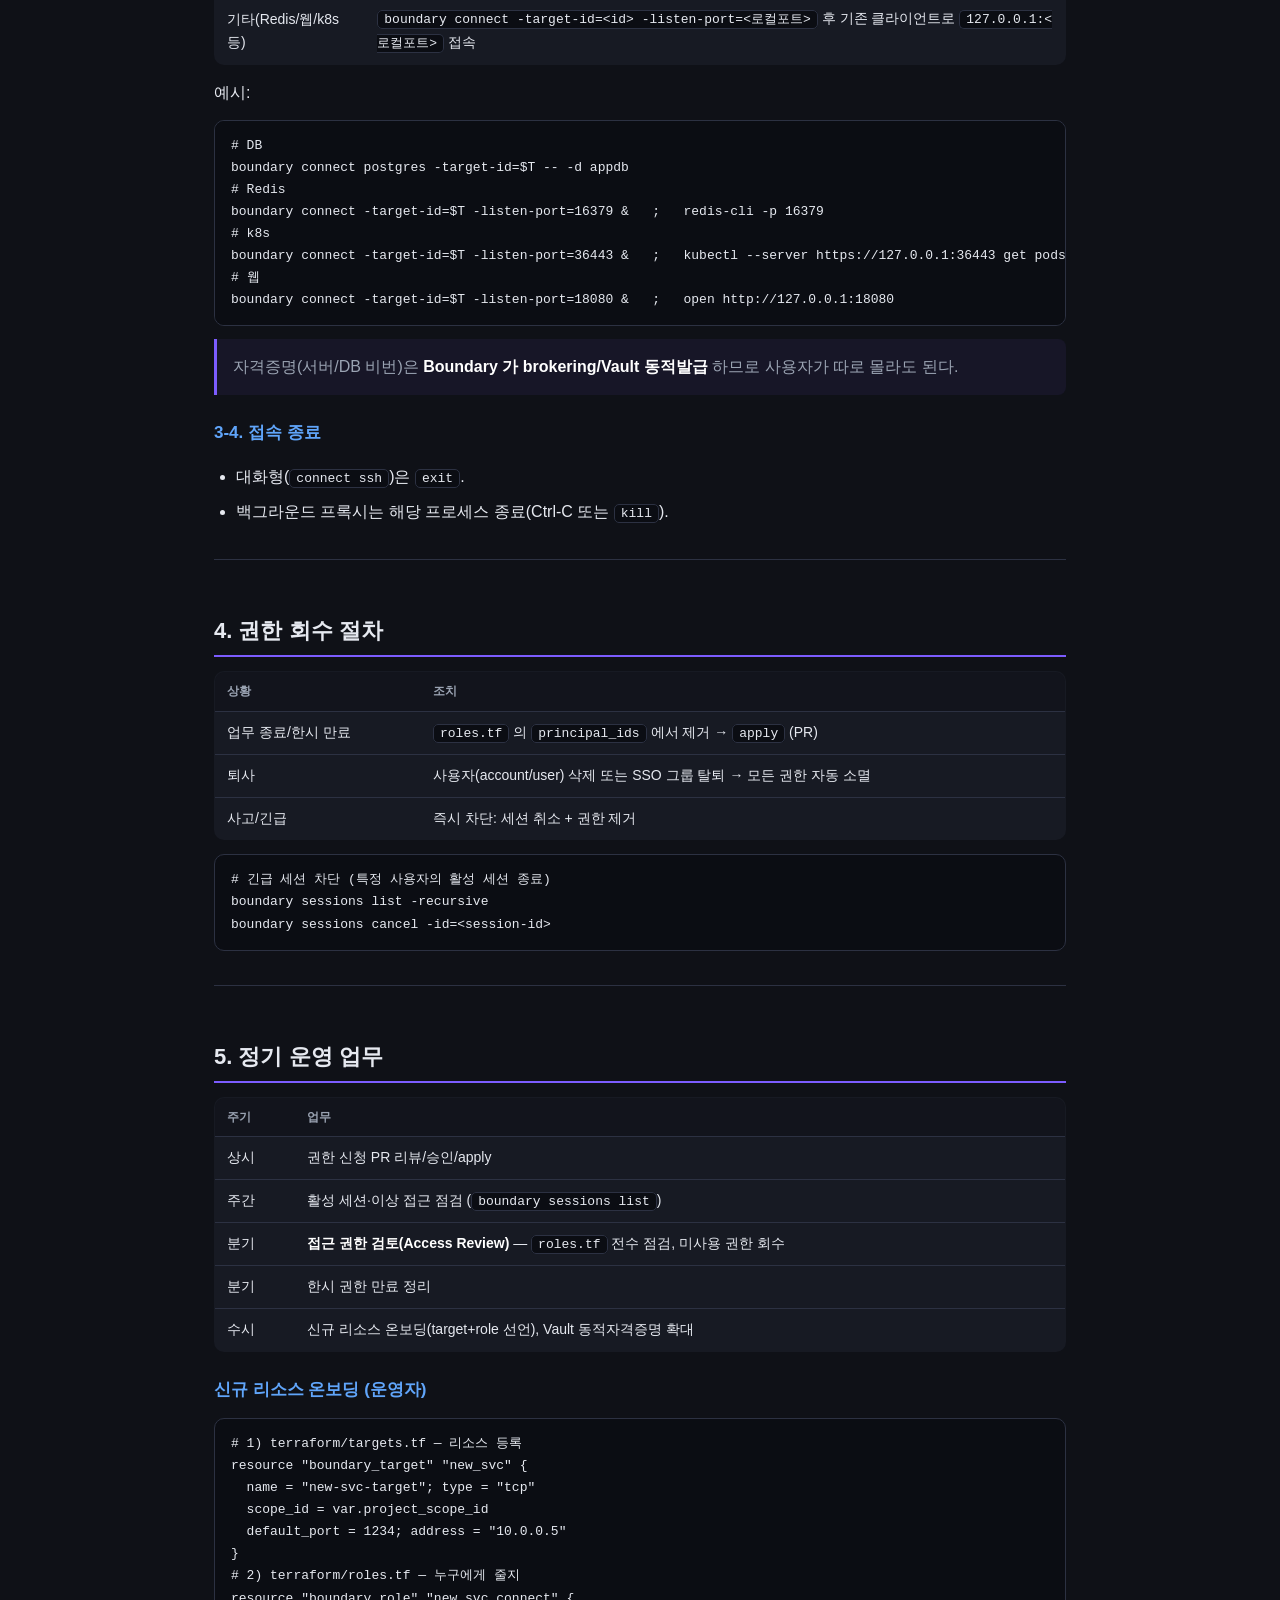
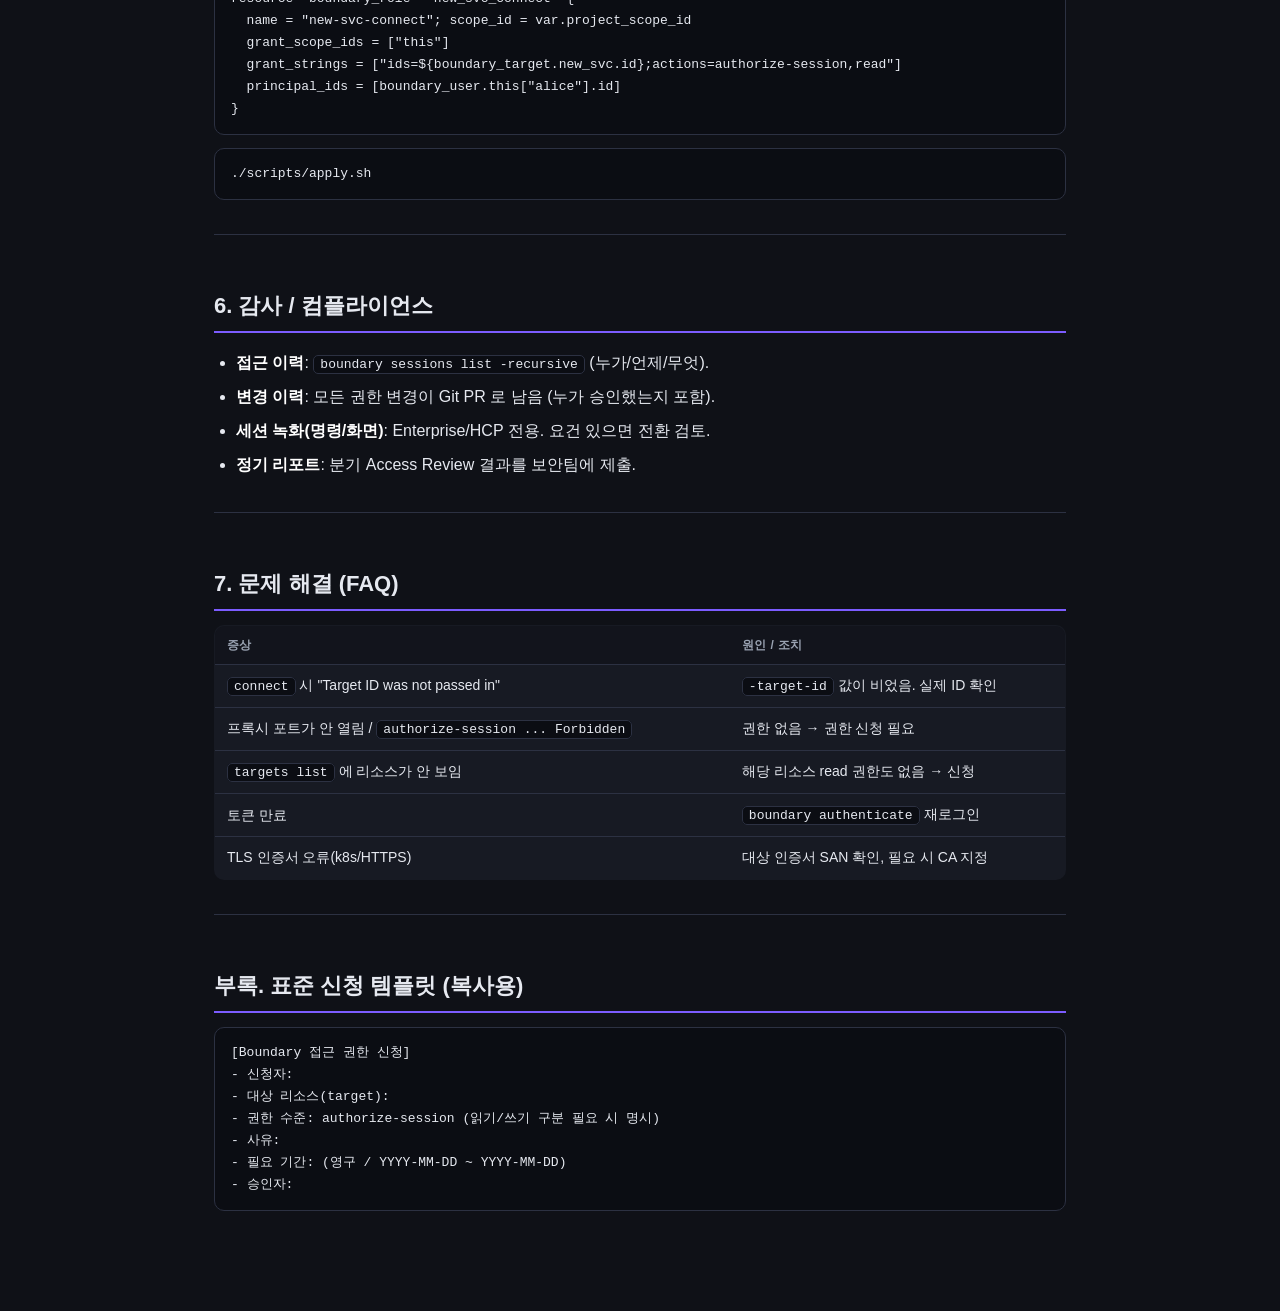
<file: docs/operations-runbook.html>
<!DOCTYPE html>
<html lang="ko"><head><meta charset="utf-8"/>
<meta name="viewport" content="width=device-width, initial-scale=1"/>
<title>Boundary 운영 가이드 (Runbook)</title>
<style>
:root{--bg:#0f1117;--panel:#171a23;--line:#2c3142;--txt:#e6e9f0;--dim:#9aa3b2;
--accent:#7c5cff;--green:#34d399;--red:#f87171;--blue:#60a5fa}
*{box-sizing:border-box}
body{margin:0;background:var(--bg);color:var(--txt);line-height:1.7;
font-family:-apple-system,BlinkMacSystemFont,"Segoe UI",Roboto,"Apple SD Gothic Neo",sans-serif}
.wrap{max-width:900px;margin:0 auto;padding:40px 24px 90px}
h1{font-size:30px;margin:8px 0 18px;line-height:1.25}
h1+blockquote{margin-top:-6px}
h2{font-size:22px;margin:42px 0 14px;padding:10px 0 6px;border-bottom:2px solid var(--accent)}
h3{font-size:17px;margin:24px 0 8px;color:var(--blue)}
p,li{margin:7px 0}
hr{border:none;border-top:1px solid var(--line);margin:34px 0}
code{background:#0b0d13;border:1px solid var(--line);border-radius:5px;padding:1px 6px;
font-size:13px;font-family:"SF Mono",Menlo,monospace}
pre{background:#0b0d13;border:1px solid var(--line);border-radius:10px;padding:14px 16px;overflow:auto}
pre code{background:none;border:none;padding:0;font-size:13px;line-height:1.55}
blockquote{margin:12px 0;padding:10px 16px;border-left:3px solid var(--accent);
background:rgba(124,92,255,.07);border-radius:0 8px 8px 0;color:var(--dim)}
blockquote p{margin:4px 0}
table{width:100%;border-collapse:collapse;font-size:14px;margin:14px 0;
background:var(--panel);border:1px solid var(--line);border-radius:10px;overflow:hidden}
th,td{text-align:left;padding:9px 12px;border-bottom:1px solid var(--line)}
th{color:var(--dim);font-size:12px;text-transform:uppercase;letter-spacing:.4px;background:#12141c}
tr:last-child td{border-bottom:none}
a{color:var(--blue)}
ul,ol{padding-left:22px}
strong{color:#fff}
</style></head>
<body><div class="wrap">
<h1 id="boundary-runbook">Boundary 운영 가이드 (Runbook)</h1>
<blockquote>
<p>대상: 플랫폼/보안 운영자(관리자) + 접근이 필요한 모든 구성원(사용자)
전제: Boundary 가 구축되어 있고, 접근제어는 <strong>GitOps(Terraform)</strong> 로 관리한다.</p>
</blockquote>
<p>이 문서는 "누가 어떻게 권한을 신청하고, 관리자가 어떻게 부여하고, 사용자가 어떻게 접속하는가"의 표준 절차다.</p>
<hr />
<h2 id="0-rr">0. 역할(R&amp;R)</h2>
<table>
<thead>
<tr>
<th>역할</th>
<th>책임</th>
</tr>
</thead>
<tbody>
<tr>
<td><strong>사용자(Requester)</strong></td>
<td>접근 권한 신청, 승인 후 접속</td>
</tr>
<tr>
<td><strong>승인자(Approver)</strong></td>
<td>팀 리드/리소스 오너 — 권한 신청 승인/반려</td>
</tr>
<tr>
<td><strong>운영자(Admin)</strong></td>
<td>Terraform 으로 권한 반영(apply), 리소스/사용자 관리</td>
</tr>
<tr>
<td><strong>보안(Security)</strong></td>
<td>정책 수립, 정기 권한 검토(access review), 감사</td>
</tr>
</tbody>
</table>
<hr />
<h2 id="1">1. 권한 신청 절차 (사용자)</h2>
<blockquote>
<p>원칙: <strong>모든 접근 권한은 신청 → 승인 → 코드 반영(PR)</strong> 을 거친다. 구두/임시 부여 금지.</p>
</blockquote>
<h3 id="1-1">1-1. 신청서에 담을 내용</h3>
<table>
<thead>
<tr>
<th>항목</th>
<th>예시</th>
</tr>
</thead>
<tbody>
<tr>
<td>신청자</td>
<td>alice (사번/계정)</td>
</tr>
<tr>
<td>대상 리소스</td>
<td><code>prod-postgres</code> (pg-target)</td>
</tr>
<tr>
<td>접근 사유</td>
<td>"결제 버그 조사 — 읽기 필요"</td>
</tr>
<tr>
<td>필요 기간</td>
<td>2026-06-10 ~ 06-17 (영구/한시)</td>
</tr>
<tr>
<td>권한 수준</td>
<td>접속(authorize-session) / 자격증명 방식(정적·동적)</td>
</tr>
<tr>
<td>승인자</td>
<td>데이터팀 리드</td>
</tr>
</tbody>
</table>
<h3 id="1-2-1">1-2. 신청 채널 (택1, 회사 표준에 맞춤)</h3>
<ul>
<li><strong>권장: GitHub PR</strong> — <code>terraform/roles.tf</code> 에 본인 추가하는 PR 생성 → 승인자가 리뷰 승인</li>
<li>또는 Jira/Slack 워크플로 티켓 → 운영자가 PR 대행</li>
</ul>
<blockquote>
<p>PR 방식이 GitOps 와 자연스럽게 맞물려 <strong>신청=변경이력=승인근거</strong> 가 한 번에 남는다.</p>
</blockquote>
<hr />
<h2 id="2">2. 권한 부여 절차 (운영자)</h2>
<h3 id="2-1">2-1. 승인 확인</h3>
<ul>
<li>신청 PR 에 <strong>승인자(리소스 오너) Approve</strong> 가 있는지 확인.</li>
<li>최소권한 원칙 점검: 사유에 비해 과한 권한 아닌지(예: 읽기면 되는데 전체 권한?).</li>
</ul>
<h3 id="2-2-terraform">2-2. 코드 반영 (Terraform)</h3>
<p>권한 = <code>role</code> 의 <code>principal_ids</code> 에 사용자 추가. 예) alice 를 <code>pg-connect</code> 에 추가:</p>
<pre><code class="language-hcl"># terraform/roles.tf
resource &quot;boundary_role&quot; &quot;pg_connect&quot; {
  name            = &quot;pg-connect&quot;
  scope_id        = var.project_scope_id
  grant_scope_ids = [&quot;this&quot;]
  grant_strings   = [&quot;ids=${boundary_target.pg.id};actions=authorize-session,read&quot;]
  principal_ids   = [
    boundary_user.this[&quot;carol&quot;].id,
    boundary_user.this[&quot;alice&quot;].id,   # ← 신청 반영
  ]
}
</code></pre>
<pre><code class="language-bash">./scripts/apply.sh        # terraform apply (변경분만 적용)
</code></pre>
<h3 id="2-3">2-3. 신규 사용자라면 먼저 계정 생성</h3>
<pre><code class="language-hcl"># terraform/accounts.tf 의 demo_users 목록에 추가 (또는 OIDC 라면 그룹 매핑)
locals { demo_users = [&quot;alice&quot;, &quot;carol&quot;, &quot;bob&quot;, &quot;dave&quot;] }   # dave 추가
</code></pre>
<blockquote>
<p>운영 환경에서는 보통 로컬 계정 대신 <strong>OIDC(SSO) 그룹</strong>을 principal 로 매핑한다.
이 경우 "그룹 가입"이 곧 권한 부여이며, 입·퇴사가 SSO 와 자동 연동된다.</p>
</blockquote>
<h3 id="2-4">2-4. 한시 권한(임시 접근)</h3>
<ul>
<li>종료일이 있으면 캘린더/이슈에 회수 일정 등록 → 만료일에 <code>principal_ids</code> 에서 제거 PR.</li>
<li>(Enterprise) 시간제한 정책으로 자동 만료 가능.</li>
</ul>
<hr />
<h2 id="3">3. 접속 방법 안내 (사용자)</h2>
<h3 id="3-0-1">3-0. 최초 1회 설정</h3>
<pre><code class="language-bash">export BOUNDARY_ADDR=https://boundary.회사도메인   # 셸 프로파일에 추가 권장
</code></pre>
<h3 id="3-1">3-1. 로그인 (토큰 만료 시 가끔)</h3>
<pre><code class="language-bash">boundary authenticate            # OIDC면 브라우저로 SSO 로그인
# (로컬계정 PoC면)
boundary authenticate password -auth-method-id=&lt;id&gt; -login-name=&lt;나&gt;
</code></pre>
<p>→ 토큰은 OS 키링에 저장되어 재사용. 매번 로그인 불필요.</p>
<h3 id="3-2">3-2. 내가 접근 가능한 리소스 확인</h3>
<pre><code class="language-bash">boundary targets list -recursive
# Authorized Actions 에 authorize-session 있으면 접속 가능
</code></pre>
<h3 id="3-3">3-3. 접속</h3>
<table>
<thead>
<tr>
<th>리소스</th>
<th>명령</th>
</tr>
</thead>
<tbody>
<tr>
<td>SSH</td>
<td><code>boundary connect ssh -target-id=&lt;id&gt;</code></td>
</tr>
<tr>
<td>PostgreSQL</td>
<td><code>boundary connect postgres -target-id=&lt;id&gt;</code></td>
</tr>
<tr>
<td>기타(Redis/웹/k8s 등)</td>
<td><code>boundary connect -target-id=&lt;id&gt; -listen-port=&lt;로컬포트&gt;</code> 후 기존 클라이언트로 <code>127.0.0.1:&lt;로컬포트&gt;</code> 접속</td>
</tr>
</tbody>
</table>
<p>예시:</p>
<pre><code class="language-bash"># DB
boundary connect postgres -target-id=$T -- -d appdb
# Redis
boundary connect -target-id=$T -listen-port=16379 &amp;   ;   redis-cli -p 16379
# k8s
boundary connect -target-id=$T -listen-port=36443 &amp;   ;   kubectl --server https://127.0.0.1:36443 get pods
# 웹
boundary connect -target-id=$T -listen-port=18080 &amp;   ;   open http://127.0.0.1:18080
</code></pre>
<blockquote>
<p>자격증명(서버/DB 비번)은 <strong>Boundary 가 brokering/Vault 동적발급</strong> 하므로 사용자가 따로 몰라도 된다.</p>
</blockquote>
<h3 id="3-4">3-4. 접속 종료</h3>
<ul>
<li>대화형(<code>connect ssh</code>)은 <code>exit</code>.</li>
<li>백그라운드 프록시는 해당 프로세스 종료(Ctrl-C 또는 <code>kill</code>).</li>
</ul>
<hr />
<h2 id="4">4. 권한 회수 절차</h2>
<table>
<thead>
<tr>
<th>상황</th>
<th>조치</th>
</tr>
</thead>
<tbody>
<tr>
<td>업무 종료/한시 만료</td>
<td><code>roles.tf</code> 의 <code>principal_ids</code> 에서 제거 → <code>apply</code> (PR)</td>
</tr>
<tr>
<td>퇴사</td>
<td>사용자(account/user) 삭제 또는 SSO 그룹 탈퇴 → 모든 권한 자동 소멸</td>
</tr>
<tr>
<td>사고/긴급</td>
<td>즉시 차단: 세션 취소 + 권한 제거</td>
</tr>
</tbody>
</table>
<pre><code class="language-bash"># 긴급 세션 차단 (특정 사용자의 활성 세션 종료)
boundary sessions list -recursive
boundary sessions cancel -id=&lt;session-id&gt;
</code></pre>
<hr />
<h2 id="5">5. 정기 운영 업무</h2>
<table>
<thead>
<tr>
<th>주기</th>
<th>업무</th>
</tr>
</thead>
<tbody>
<tr>
<td>상시</td>
<td>권한 신청 PR 리뷰/승인/apply</td>
</tr>
<tr>
<td>주간</td>
<td>활성 세션·이상 접근 점검 (<code>boundary sessions list</code>)</td>
</tr>
<tr>
<td>분기</td>
<td><strong>접근 권한 검토(Access Review)</strong> — <code>roles.tf</code> 전수 점검, 미사용 권한 회수</td>
</tr>
<tr>
<td>분기</td>
<td>한시 권한 만료 정리</td>
</tr>
<tr>
<td>수시</td>
<td>신규 리소스 온보딩(target+role 선언), Vault 동적자격증명 확대</td>
</tr>
</tbody>
</table>
<h3 id="_1">신규 리소스 온보딩 (운영자)</h3>
<pre><code class="language-hcl"># 1) terraform/targets.tf — 리소스 등록
resource &quot;boundary_target&quot; &quot;new_svc&quot; {
  name = &quot;new-svc-target&quot;; type = &quot;tcp&quot;
  scope_id = var.project_scope_id
  default_port = 1234; address = &quot;10.0.0.5&quot;
}
# 2) terraform/roles.tf — 누구에게 줄지
resource &quot;boundary_role&quot; &quot;new_svc_connect&quot; {
  name = &quot;new-svc-connect&quot;; scope_id = var.project_scope_id
  grant_scope_ids = [&quot;this&quot;]
  grant_strings = [&quot;ids=${boundary_target.new_svc.id};actions=authorize-session,read&quot;]
  principal_ids = [boundary_user.this[&quot;alice&quot;].id]
}
</code></pre>
<pre><code class="language-bash">./scripts/apply.sh
</code></pre>
<hr />
<h2 id="6">6. 감사 / 컴플라이언스</h2>
<ul>
<li><strong>접근 이력</strong>: <code>boundary sessions list -recursive</code> (누가/언제/무엇).</li>
<li><strong>변경 이력</strong>: 모든 권한 변경이 Git PR 로 남음 (누가 승인했는지 포함).</li>
<li><strong>세션 녹화(명령/화면)</strong>: Enterprise/HCP 전용. 요건 있으면 전환 검토.</li>
<li><strong>정기 리포트</strong>: 분기 Access Review 결과를 보안팀에 제출.</li>
</ul>
<hr />
<h2 id="7-faq">7. 문제 해결 (FAQ)</h2>
<table>
<thead>
<tr>
<th>증상</th>
<th>원인 / 조치</th>
</tr>
</thead>
<tbody>
<tr>
<td><code>connect</code> 시 "Target ID was not passed in"</td>
<td><code>-target-id</code> 값이 비었음. 실제 ID 확인</td>
</tr>
<tr>
<td>프록시 포트가 안 열림 / <code>authorize-session ... Forbidden</code></td>
<td>권한 없음 → 권한 신청 필요</td>
</tr>
<tr>
<td><code>targets list</code> 에 리소스가 안 보임</td>
<td>해당 리소스 read 권한도 없음 → 신청</td>
</tr>
<tr>
<td>토큰 만료</td>
<td><code>boundary authenticate</code> 재로그인</td>
</tr>
<tr>
<td>TLS 인증서 오류(k8s/HTTPS)</td>
<td>대상 인증서 SAN 확인, 필요 시 CA 지정</td>
</tr>
</tbody>
</table>
<hr />
<h2 id="_2">부록. 표준 신청 템플릿 (복사용)</h2>
<pre><code>[Boundary 접근 권한 신청]
- 신청자:
- 대상 리소스(target):
- 권한 수준: authorize-session (읽기/쓰기 구분 필요 시 명시)
- 사유:
- 필요 기간: (영구 / YYYY-MM-DD ~ YYYY-MM-DD)
- 승인자:
</code></pre>
</div></body></html>
</file>
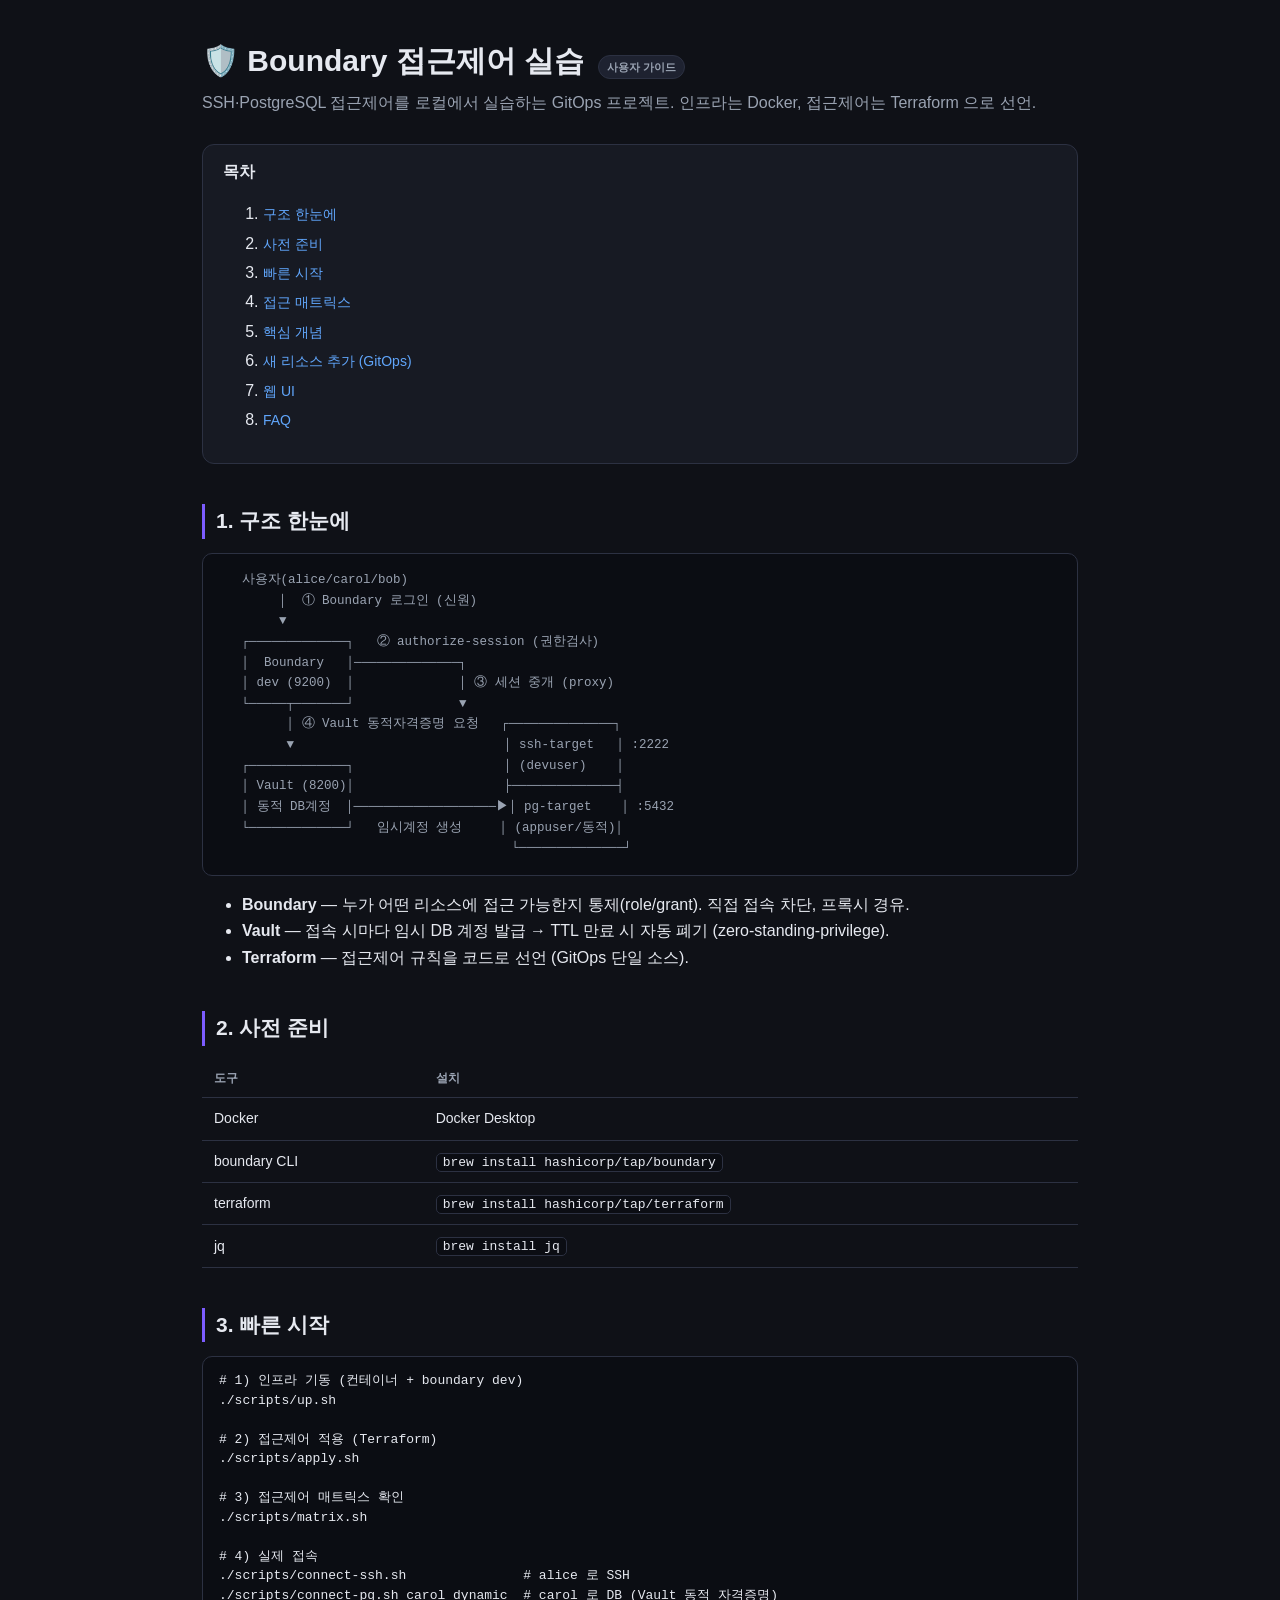
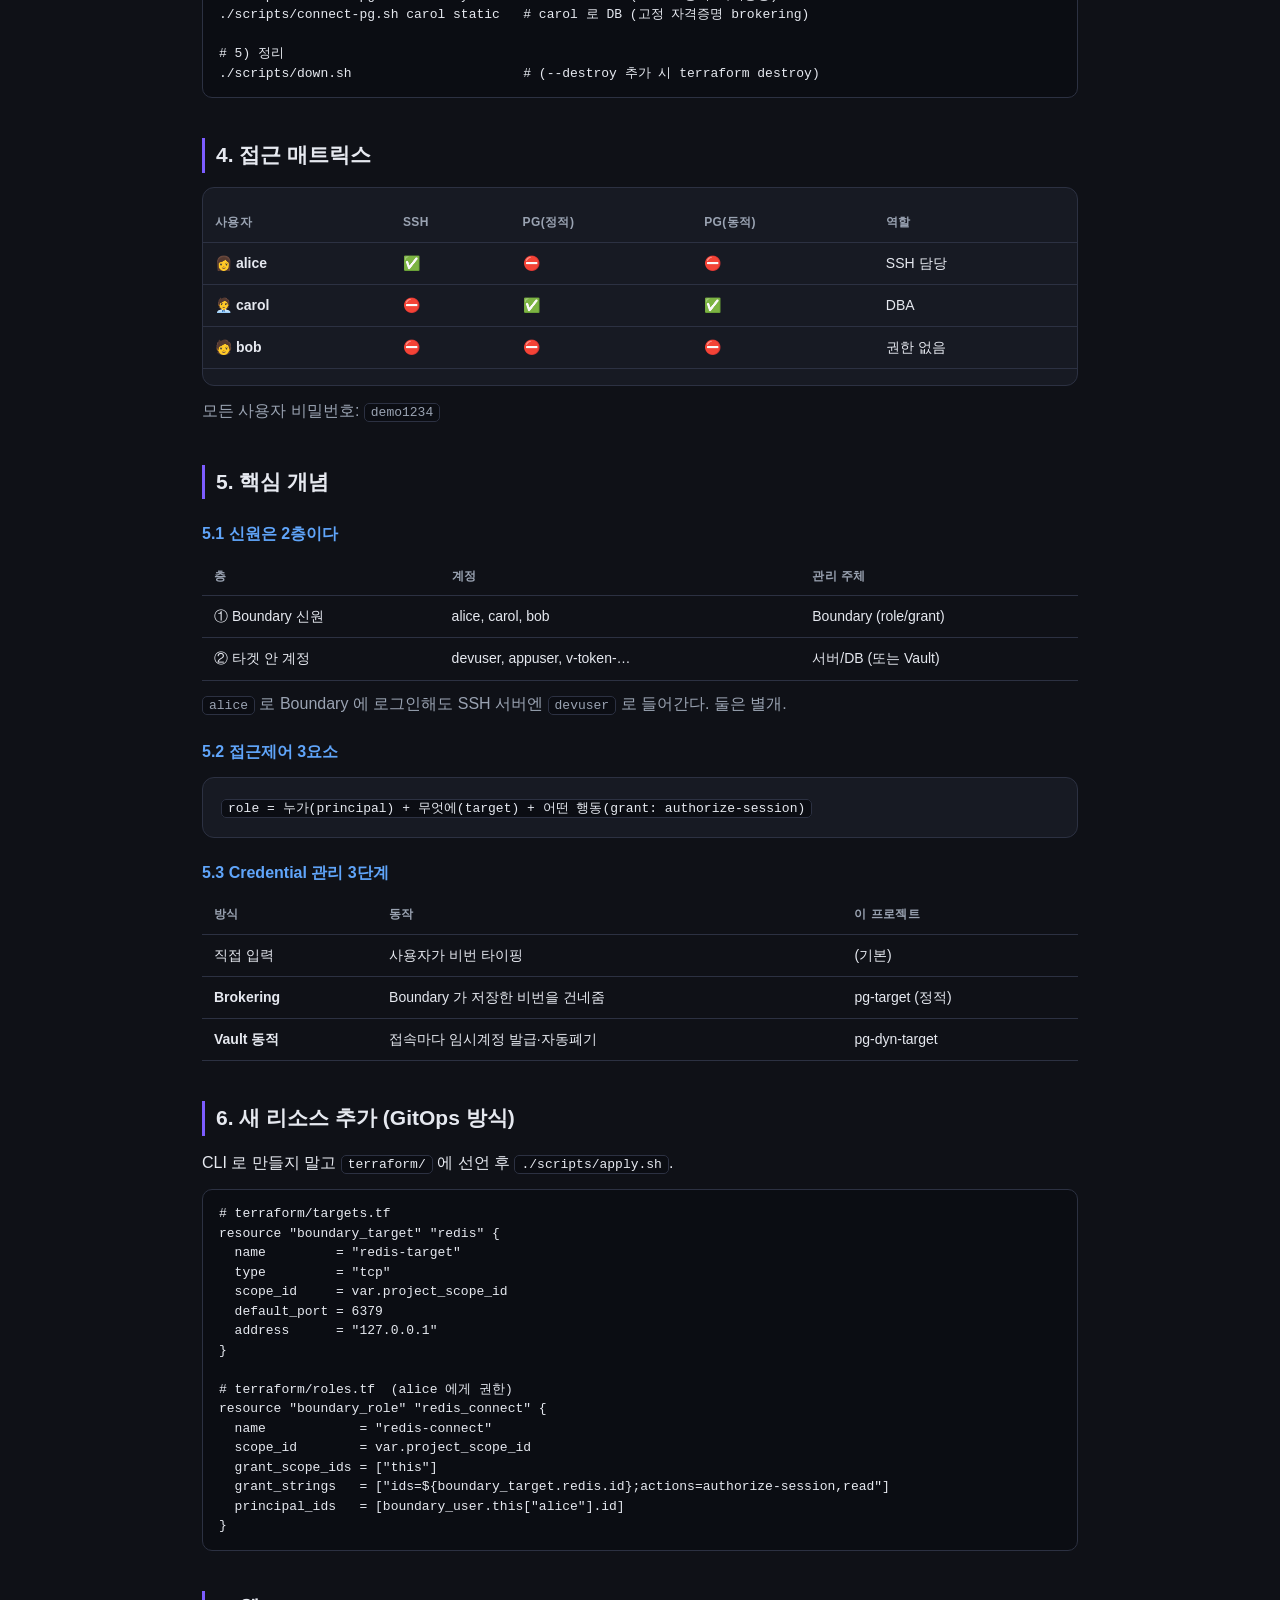
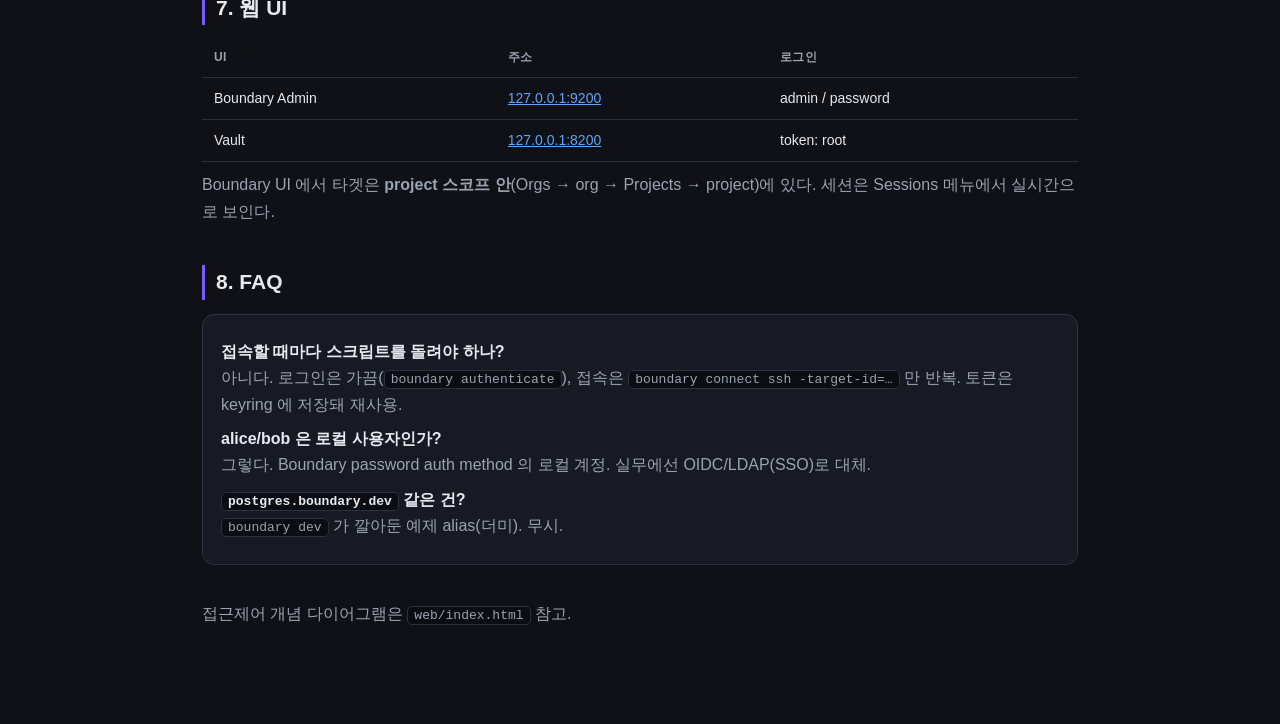
<file: docs/user-guide.html>
<!DOCTYPE html>
<html lang="ko">
<head>
<meta charset="utf-8" />
<meta name="viewport" content="width=device-width, initial-scale=1" />
<title>Boundary 접근제어 실습 — 사용자 가이드</title>
<style>
  :root{
    --bg:#0f1117;--panel:#171a23;--panel2:#1e2230;--line:#2c3142;
    --txt:#e6e9f0;--dim:#9aa3b2;--accent:#7c5cff;--green:#34d399;--red:#f87171;
    --amber:#fbbf24;--blue:#60a5fa;
  }
  *{box-sizing:border-box}
  body{margin:0;background:var(--bg);color:var(--txt);line-height:1.65;
    font-family:-apple-system,BlinkMacSystemFont,"Segoe UI",Roboto,"Apple SD Gothic Neo",sans-serif}
  .wrap{max-width:920px;margin:0 auto;padding:36px 22px 90px}
  h1{font-size:30px;margin:0 0 4px}
  .sub{color:var(--dim);margin:0 0 28px}
  h2{font-size:21px;margin:40px 0 14px;padding-left:11px;border-left:3px solid var(--accent)}
  h3{font-size:16px;margin:22px 0 8px;color:var(--blue)}
  p{margin:8px 0}
  code{background:#0b0d13;border:1px solid var(--line);border-radius:5px;padding:1px 6px;
    font-size:13px;font-family:"SF Mono",Menlo,monospace}
  pre{background:#0b0d13;border:1px solid var(--line);border-radius:10px;padding:14px 16px;
    overflow:auto;font-size:13px;line-height:1.5}
  pre code{background:none;border:none;padding:0}
  table{width:100%;border-collapse:collapse;font-size:14px;margin:10px 0}
  th,td{text-align:left;padding:9px 12px;border-bottom:1px solid var(--line)}
  th{color:var(--dim);font-size:12px;text-transform:uppercase;letter-spacing:.4px}
  .ok{color:var(--green);font-weight:700}.no{color:var(--red);font-weight:700}
  .panel{background:var(--panel);border:1px solid var(--line);border-radius:12px;padding:16px 18px;margin:12px 0}
  .muted{color:var(--dim)}
  .toc{background:var(--panel);border:1px solid var(--line);border-radius:12px;padding:14px 20px;margin:18px 0 30px}
  .toc a{color:var(--blue);text-decoration:none;font-size:14px}
  .toc li{margin:3px 0}
  a{color:var(--blue)}
  .tag{display:inline-block;font-size:11px;padding:2px 8px;border-radius:20px;border:1px solid var(--line);
    background:var(--panel2);color:var(--dim);margin-left:6px}
  .arch{font-family:"SF Mono",Menlo,monospace;font-size:12.5px;white-space:pre;color:var(--dim);
    background:#0b0d13;border:1px solid var(--line);border-radius:10px;padding:16px;overflow:auto}
</style>
</head>
<body>
<div class="wrap">
  <h1>🛡️ Boundary 접근제어 실습 <span class="tag">사용자 가이드</span></h1>
  <p class="sub">SSH·PostgreSQL 접근제어를 로컬에서 실습하는 GitOps 프로젝트.
  인프라는 Docker, 접근제어는 Terraform 으로 선언.</p>

  <div class="toc">
    <b>목차</b>
    <ol>
      <li><a href="#arch">구조 한눈에</a></li>
      <li><a href="#prep">사전 준비</a></li>
      <li><a href="#quick">빠른 시작</a></li>
      <li><a href="#matrix">접근 매트릭스</a></li>
      <li><a href="#concept">핵심 개념</a></li>
      <li><a href="#newres">새 리소스 추가 (GitOps)</a></li>
      <li><a href="#ui">웹 UI</a></li>
      <li><a href="#faq">FAQ</a></li>
    </ol>
  </div>

  <h2 id="arch">1. 구조 한눈에</h2>
  <div class="arch">   사용자(alice/carol/bob)
        │  ① Boundary 로그인 (신원)
        ▼
   ┌─────────────┐   ② authorize-session (권한검사)
   │  Boundary   │──────────────┐
   │ dev (9200)  │              │ ③ 세션 중개 (proxy)
   └─────┬───────┘              ▼
         │ ④ Vault 동적자격증명 요청   ┌──────────────┐
         ▼                            │ ssh-target   │ :2222
   ┌─────────────┐                    │ (devuser)    │
   │ Vault (8200)│                    ├──────────────┤
   │ 동적 DB계정  │───────────────────▶│ pg-target    │ :5432
   └─────────────┘   임시계정 생성     │ (appuser/동적)│
                                       └──────────────┘</div>
  <ul>
    <li><b>Boundary</b> — 누가 어떤 리소스에 접근 가능한지 통제(role/grant). 직접 접속 차단, 프록시 경유.</li>
    <li><b>Vault</b> — 접속 시마다 임시 DB 계정 발급 → TTL 만료 시 자동 폐기 (zero-standing-privilege).</li>
    <li><b>Terraform</b> — 접근제어 규칙을 코드로 선언 (GitOps 단일 소스).</li>
  </ul>

  <h2 id="prep">2. 사전 준비</h2>
  <table>
    <tr><th>도구</th><th>설치</th></tr>
    <tr><td>Docker</td><td>Docker Desktop</td></tr>
    <tr><td>boundary CLI</td><td><code>brew install hashicorp/tap/boundary</code></td></tr>
    <tr><td>terraform</td><td><code>brew install hashicorp/tap/terraform</code></td></tr>
    <tr><td>jq</td><td><code>brew install jq</code></td></tr>
  </table>

  <h2 id="quick">3. 빠른 시작</h2>
  <pre><code># 1) 인프라 기동 (컨테이너 + boundary dev)
./scripts/up.sh

# 2) 접근제어 적용 (Terraform)
./scripts/apply.sh

# 3) 접근제어 매트릭스 확인
./scripts/matrix.sh

# 4) 실제 접속
./scripts/connect-ssh.sh               # alice 로 SSH
./scripts/connect-pg.sh carol dynamic  # carol 로 DB (Vault 동적 자격증명)
./scripts/connect-pg.sh carol static   # carol 로 DB (고정 자격증명 brokering)

# 5) 정리
./scripts/down.sh                      # (--destroy 추가 시 terraform destroy)</code></pre>

  <h2 id="matrix">4. 접근 매트릭스</h2>
  <div class="panel" style="padding:6px 0">
    <table>
      <tr><th>사용자</th><th>SSH</th><th>PG(정적)</th><th>PG(동적)</th><th>역할</th></tr>
      <tr><td>👩 <b>alice</b></td><td class="ok">✅</td><td class="no">⛔</td><td class="no">⛔</td><td>SSH 담당</td></tr>
      <tr><td>🧑‍💼 <b>carol</b></td><td class="no">⛔</td><td class="ok">✅</td><td class="ok">✅</td><td>DBA</td></tr>
      <tr><td>🧑 <b>bob</b></td><td class="no">⛔</td><td class="no">⛔</td><td class="no">⛔</td><td>권한 없음</td></tr>
    </table>
  </div>
  <p class="muted">모든 사용자 비밀번호: <code>demo1234</code></p>

  <h2 id="concept">5. 핵심 개념</h2>

  <h3>5.1 신원은 2층이다</h3>
  <table>
    <tr><th>층</th><th>계정</th><th>관리 주체</th></tr>
    <tr><td>① Boundary 신원</td><td>alice, carol, bob</td><td>Boundary (role/grant)</td></tr>
    <tr><td>② 타겟 안 계정</td><td>devuser, appuser, v-token-…</td><td>서버/DB (또는 Vault)</td></tr>
  </table>
  <p class="muted"><code>alice</code> 로 Boundary 에 로그인해도 SSH 서버엔 <code>devuser</code> 로 들어간다. 둘은 별개.</p>

  <h3>5.2 접근제어 3요소</h3>
  <div class="panel"><code>role = 누가(principal) + 무엇에(target) + 어떤 행동(grant: authorize-session)</code></div>

  <h3>5.3 Credential 관리 3단계</h3>
  <table>
    <tr><th>방식</th><th>동작</th><th>이 프로젝트</th></tr>
    <tr><td>직접 입력</td><td>사용자가 비번 타이핑</td><td>(기본)</td></tr>
    <tr><td><b>Brokering</b></td><td>Boundary 가 저장한 비번을 건네줌</td><td>pg-target (정적)</td></tr>
    <tr><td><b>Vault 동적</b></td><td>접속마다 임시계정 발급·자동폐기</td><td>pg-dyn-target</td></tr>
  </table>

  <h2 id="newres">6. 새 리소스 추가 (GitOps 방식)</h2>
  <p>CLI 로 만들지 말고 <code>terraform/</code> 에 선언 후 <code>./scripts/apply.sh</code>.</p>
  <pre><code># terraform/targets.tf
resource "boundary_target" "redis" {
  name         = "redis-target"
  type         = "tcp"
  scope_id     = var.project_scope_id
  default_port = 6379
  address      = "127.0.0.1"
}

# terraform/roles.tf  (alice 에게 권한)
resource "boundary_role" "redis_connect" {
  name            = "redis-connect"
  scope_id        = var.project_scope_id
  grant_scope_ids = ["this"]
  grant_strings   = ["ids=${boundary_target.redis.id};actions=authorize-session,read"]
  principal_ids   = [boundary_user.this["alice"].id]
}</code></pre>

  <h2 id="ui">7. 웹 UI</h2>
  <table>
    <tr><th>UI</th><th>주소</th><th>로그인</th></tr>
    <tr><td>Boundary Admin</td><td><a href="http://127.0.0.1:9200" target="_blank">127.0.0.1:9200</a></td><td>admin / password</td></tr>
    <tr><td>Vault</td><td><a href="http://127.0.0.1:8200" target="_blank">127.0.0.1:8200</a></td><td>token: root</td></tr>
  </table>
  <p class="muted">Boundary UI 에서 타겟은 <b>project 스코프 안</b>(Orgs → org → Projects → project)에 있다.
  세션은 Sessions 메뉴에서 실시간으로 보인다.</p>

  <h2 id="faq">8. FAQ</h2>
  <div class="panel">
    <p><b>접속할 때마다 스크립트를 돌려야 하나?</b><br>
    <span class="muted">아니다. 로그인은 가끔(<code>boundary authenticate</code>), 접속은
    <code>boundary connect ssh -target-id=…</code> 만 반복. 토큰은 keyring 에 저장돼 재사용.</span></p>
    <p><b>alice/bob 은 로컬 사용자인가?</b><br>
    <span class="muted">그렇다. Boundary password auth method 의 로컬 계정. 실무에선 OIDC/LDAP(SSO)로 대체.</span></p>
    <p><b><code>postgres.boundary.dev</code> 같은 건?</b><br>
    <span class="muted"><code>boundary dev</code> 가 깔아둔 예제 alias(더미). 무시.</span></p>
  </div>

  <p class="muted" style="margin-top:36px">접근제어 개념 다이어그램은 <code>web/index.html</code> 참고.</p>
</div>
</body>
</html>
</file>
